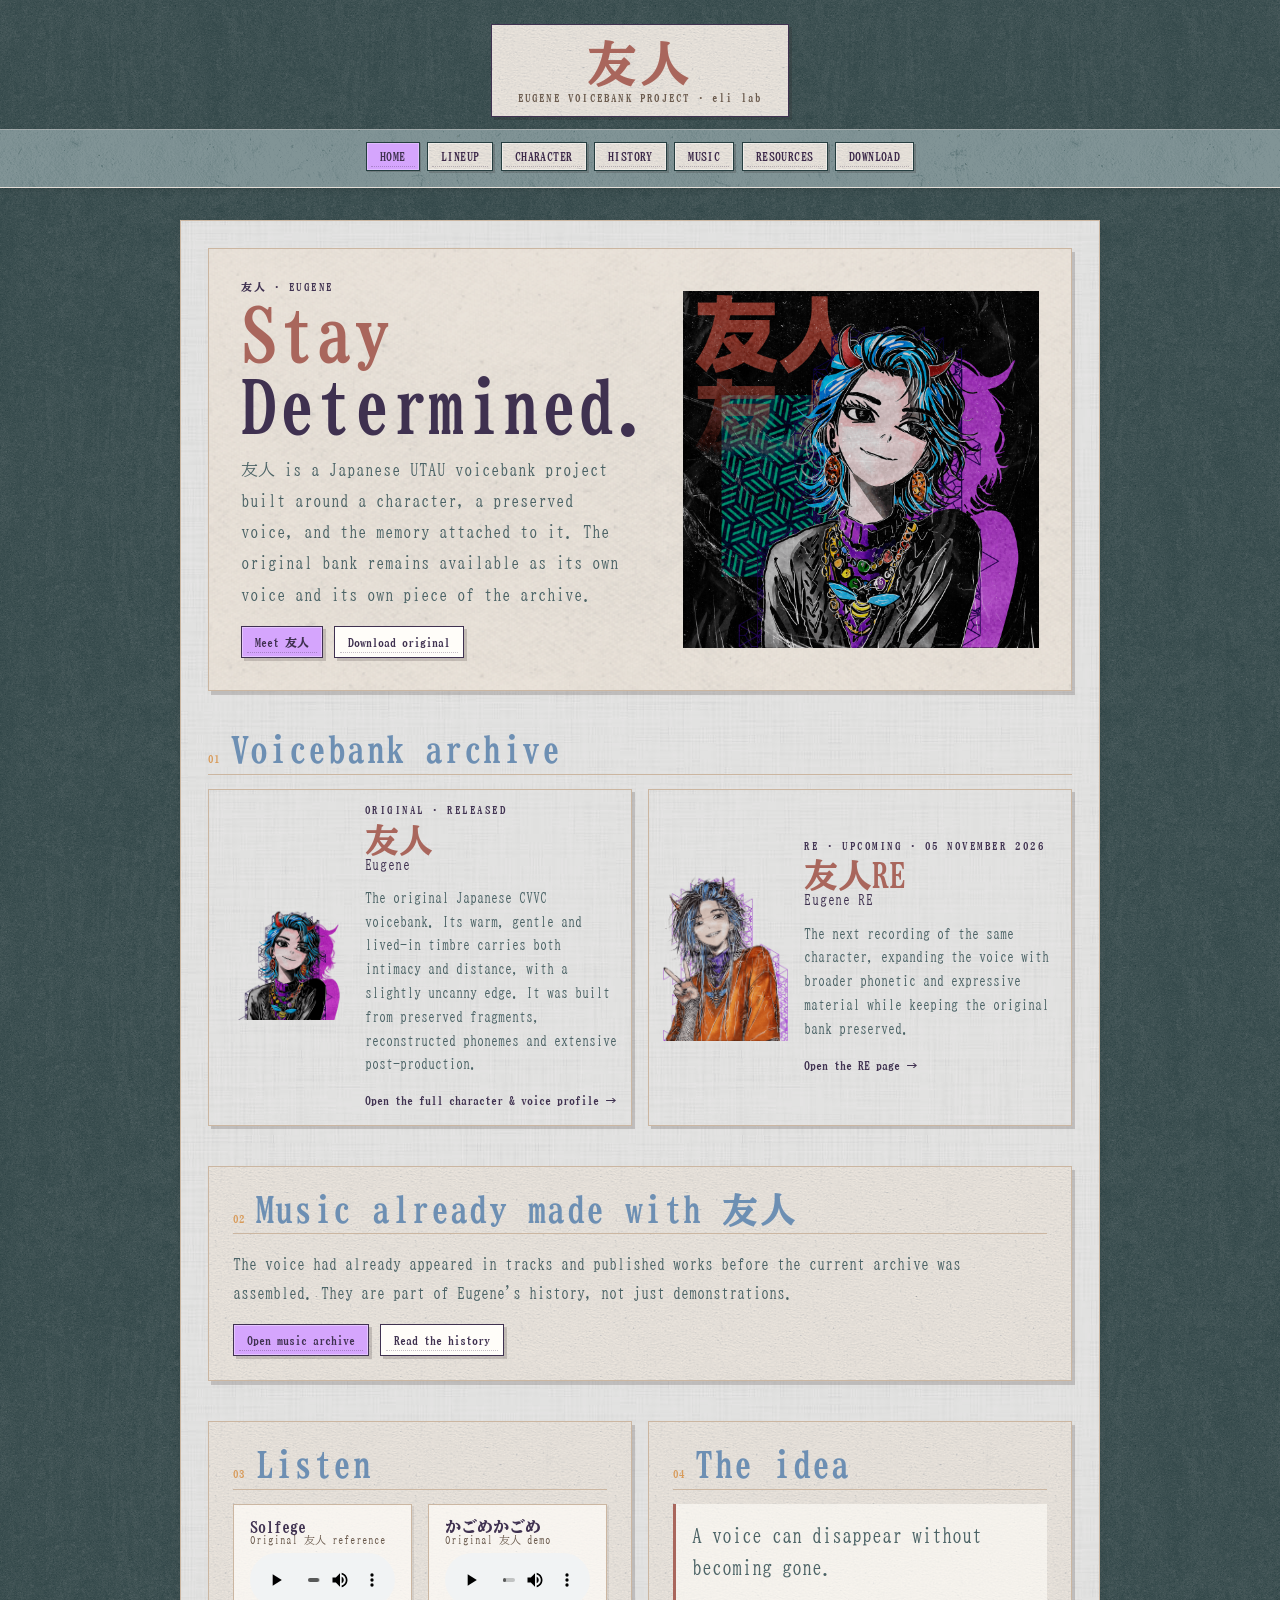
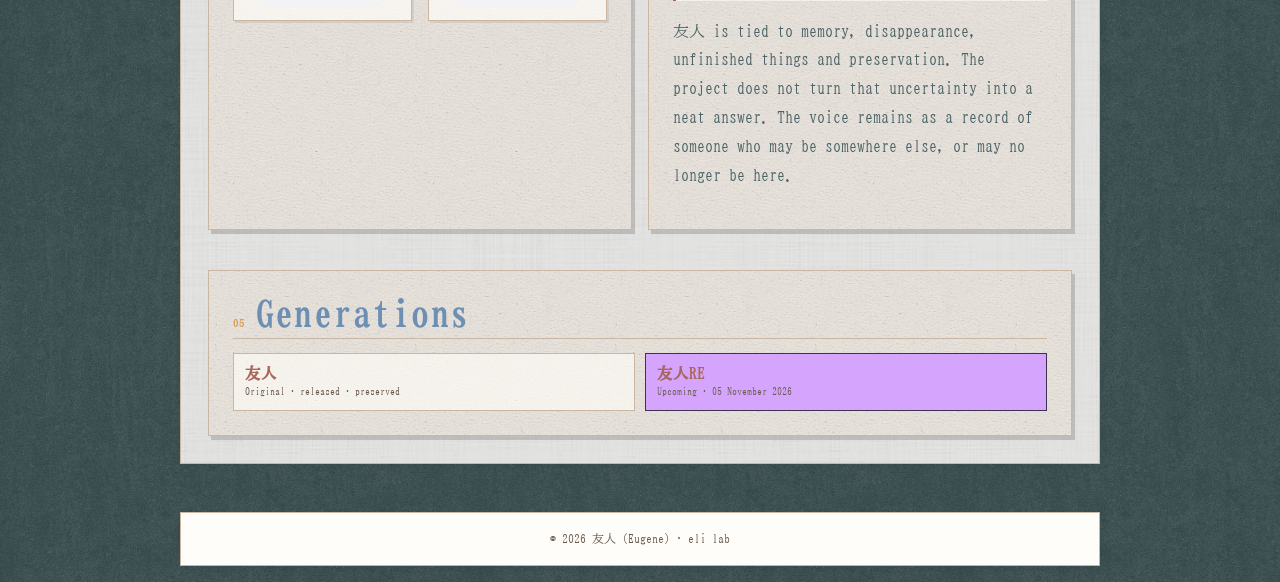
<file: index.html>
<!doctype html><html lang="en"><head><meta charset="utf-8"><meta name="viewport" content="width=device-width,initial-scale=1"><meta name="description" content="友人 (Eugene) UTAU voicebank project — character, voicebanks and archive."><title>友人 (Eugene) — Voicebank Project</title><link rel="stylesheet" href="style.css"><link rel="stylesheet" href="style-fixes.css"><link rel="preconnect" href="https://fonts.googleapis.com"><link rel="preconnect" href="https://fonts.gstatic.com" crossorigin><link href="https://fonts.googleapis.com/css2?family=BIZ+UDMincho&display=swap" rel="stylesheet"></head><body><header class="site-header"><div class="site-header-inner"><a class="site-title-link" href="index.html">友人 <span class="site-subtitle">EUGENE VOICEBANK PROJECT · eli_lab</span></a></div></header><nav aria-label="Main navigation"><a class="active" href="index.html">Home</a><a href="info.html">Lineup</a><a href="eugene.html">Character</a><a href="history.html">History</a><a href="music.html">Music</a><a href="resources.html">Resources</a><a href="download.html">Download</a></nav><main><section class="home-hero"><div class="home-hero-copy"><p class="eyebrow">友人 · EUGENE</p><h1>Stay <em>Determined.</em></h1><p class="lead">友人 is a Japanese UTAU voicebank project built around a character, a preserved voice, and the memory attached to it. The original bank remains available as its own voice and its own piece of the archive.</p><div class="button-row"><a class="button" href="eugene.html">Meet 友人</a><a class="button button-quiet" href="download.html">Download original</a></div></div><div class="home-hero-art"><img src="assets/character/友人/友人 Icon HiRes.png" alt="Official art of 友人"></div></section><section><div class="section-heading"><span>01</span><h2>Voicebank archive</h2></div><div class="voice-card-grid"><article class="voice-card"><div class="voice-card-art"><img src="assets/character/友人/友人 Icon.png" alt="友人"></div><div class="voice-card-body"><p class="eyebrow">ORIGINAL · RELEASED</p><h3>友人 <small>Eugene</small></h3><p>The original Japanese CVVC voicebank. Its warm, gentle and lived-in timbre carries both intimacy and distance, with a slightly uncanny edge. It was built from preserved fragments, reconstructed phonemes and extensive post-production.</p><a class="text-link" href="eugene.html">Open the full character & voice profile →</a></div></article><article class="voice-card"><div class="voice-card-art"><img src="assets/character/友人RE/友人RE Icon.png" alt="友人RE"></div><div class="voice-card-body"><p class="eyebrow">RE · UPCOMING · 05 NOVEMBER 2026</p><h3>友人RE <small>Eugene RE</small></h3><p>The next recording of the same character, expanding the voice with broader phonetic and expressive material while keeping the original bank preserved.</p><a class="text-link" href="eugene-re.html">Open the RE page →</a></div></article></div></section><section class="paper-section"><div class="section-heading"><span>02</span><h2>Music already made with 友人</h2></div><p>The voice had already appeared in tracks and published works before the current archive was assembled. They are part of Eugene's history, not just demonstrations.</p><div class="button-row"><a class="button" href="music.html">Open music archive</a><a class="button button-quiet" href="history.html">Read the history</a></div></section><section class="home-split"><div class="paper-section"><div class="section-heading"><span>03</span><h2>Listen</h2></div><div class="audio-grid"><div class="audio-card"><strong>Solfege</strong><span>Original 友人 reference</span><audio controls preload="metadata"><source src="solfege.wav" type="audio/wav"></audio></div><div class="audio-card"><strong>かごめかごめ</strong><span>Original 友人 demo</span><audio controls preload="metadata"><source src="sample.wav" type="audio/wav"></audio></div></div></div><div class="paper-section"><div class="section-heading"><span>04</span><h2>The idea</h2></div><blockquote class="large-quote">A voice can disappear without becoming gone.</blockquote><p>友人 is tied to memory, disappearance, unfinished things and preservation. The project does not turn that uncertainty into a neat answer. The voice remains as a record of someone who may be somewhere else, or may no longer be here.</p></div></section><section class="paper-section"><div class="section-heading"><span>05</span><h2>Generations</h2></div><div class="revision-timeline"><div class="revision"><b>友人</b><span>Original · released · preserved</span></div><div class="revision next"><b>友人RE</b><span>Upcoming · 05 November 2026</span></div></div></section></main><footer><div class="footer_container"><p>© 2026 友人 (Eugene) · eli_lab</p></div></footer></body></html>
</file>
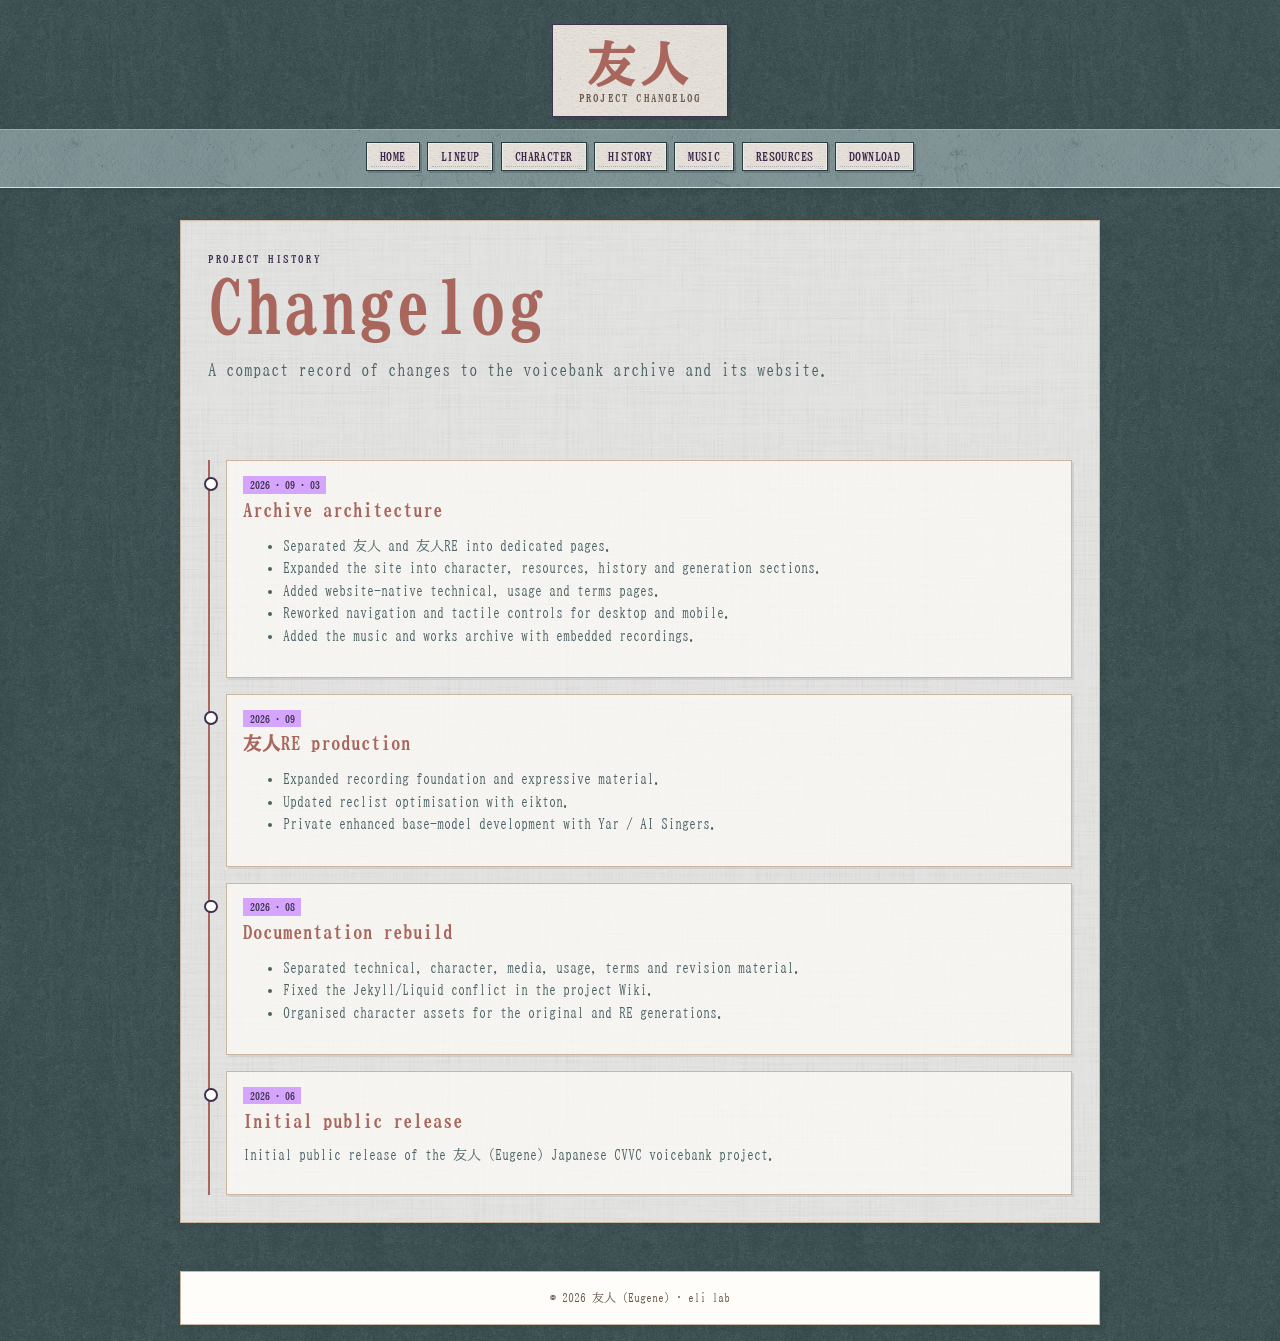
<file: changelog.html>
<!doctype html><html lang="en"><head><meta charset="utf-8"><meta name="viewport" content="width=device-width,initial-scale=1"><meta name="description" content="Changelog for the 友人 Eugene UTAU voicebank project and website."><title>Changelog — 友人 Eugene</title><link rel="stylesheet" href="style.css"><link rel="stylesheet" href="style-fixes.css"><link rel="preconnect" href="https://fonts.googleapis.com"><link rel="preconnect" href="https://fonts.gstatic.com" crossorigin><link href="https://fonts.googleapis.com/css2?family=BIZ+UDMincho&display=swap" rel="stylesheet"></head><body><header class="site-header"><div class="site-header-inner"><a class="site-title-link" href="index.html">友人 <span class="site-subtitle">PROJECT CHANGELOG</span></a></div></header><nav aria-label="Main navigation"><a href="index.html">Home</a><a href="info.html">Lineup</a><a href="eugene.html">Character</a><a href="history.html">History</a><a href="music.html">Music</a><a href="resources.html">Resources</a><a href="download.html">Download</a></nav><main><section class="page-intro"><p class="eyebrow">PROJECT HISTORY</p><h1>Changelog</h1><p class="lead">A compact record of changes to the voicebank archive and its website.</p></section><section><div class="timeline"><article class="timeline-item"><div class="timeline-date">2026 · 09 · 03</div><div class="timeline-content"><h3>Archive architecture</h3><ul><li>Separated 友人 and 友人RE into dedicated pages.</li><li>Expanded the site into character, resources, history and generation sections.</li><li>Added website-native technical, usage and terms pages.</li><li>Reworked navigation and tactile controls for desktop and mobile.</li><li>Added the music and works archive with embedded recordings.</li></ul></div></article><article class="timeline-item"><div class="timeline-date">2026 · 09</div><div class="timeline-content"><h3>友人RE production</h3><ul><li>Expanded recording foundation and expressive material.</li><li>Updated reclist optimisation with eikton.</li><li>Private enhanced base-model development with Yar / AI Singers.</li></ul></div></article><article class="timeline-item"><div class="timeline-date">2026 · 08</div><div class="timeline-content"><h3>Documentation rebuild</h3><ul><li>Separated technical, character, media, usage, terms and revision material.</li><li>Fixed the Jekyll/Liquid conflict in the project Wiki.</li><li>Organised character assets for the original and RE generations.</li></ul></div></article><article class="timeline-item"><div class="timeline-date">2026 · 06</div><div class="timeline-content"><h3>Initial public release</h3><p>Initial public release of the 友人 (Eugene) Japanese CVVC voicebank project.</p></div></article></div></section></main><footer><div class="footer_container"><p>© 2026 友人 (Eugene) · eli_lab</p></div></footer></body></html>
</file>
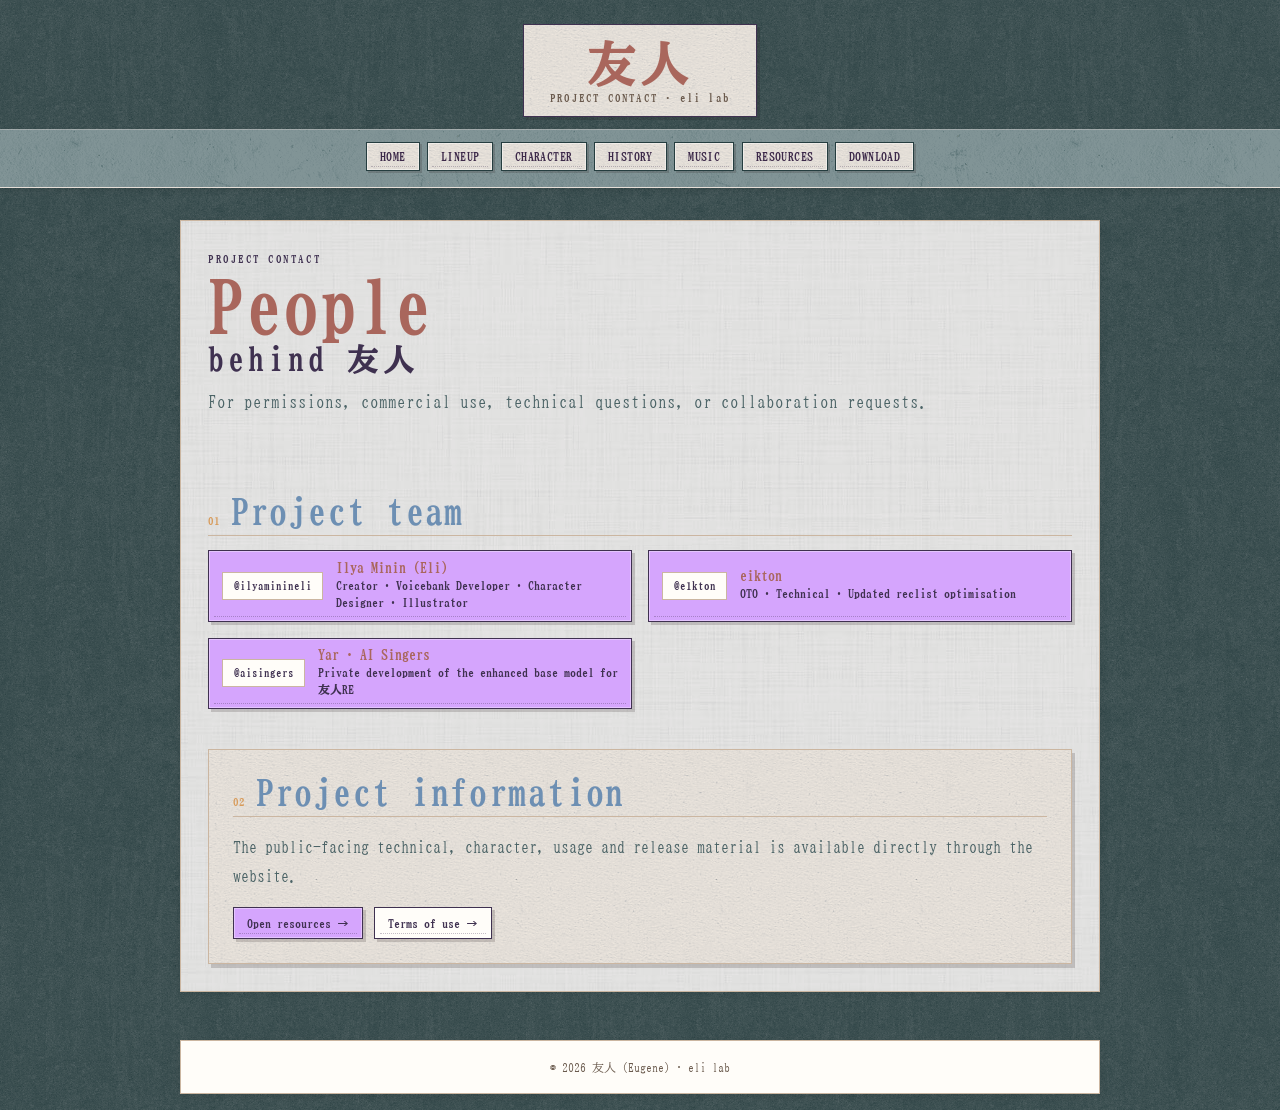
<file: contact.html>
<!DOCTYPE html><html lang="en"><head><meta charset="UTF-8" /><meta name="viewport" content="width=device-width, initial-scale=1.0" /><meta name="description" content="Contact the creator and technical collaborators for the 友人 Eugene UTAU project." /><title>Contact — 友人 Eugene</title><link rel="stylesheet" href="style.css" /><link rel="stylesheet" href="style-fixes.css" /><link rel="preconnect" href="https://fonts.googleapis.com" /><link rel="preconnect" href="https://fonts.gstatic.com" crossorigin /><link href="https://fonts.googleapis.com/css2?family=BIZ+UDMincho&display=swap" rel="stylesheet" /></head><body><header class="site-header"><div class="site-header-inner"><a href="index.html" class="site-title-link">友人 <span class="site-subtitle">PROJECT CONTACT · eli_lab</span></a></div></header><nav aria-label="Main navigation"><a href="index.html">Home</a><a href="info.html">Lineup</a><a href="eugene.html">Character</a><a href="history.html">History</a><a href="music.html">Music</a><a href="resources.html">Resources</a><a href="download.html">Download</a></nav><main><section class="page-intro"><p class="eyebrow">PROJECT CONTACT</p><h1>People<span>behind 友人</span></h1><p class="lead">For permissions, commercial use, technical questions, or collaboration requests.</p></section><section><div class="section-heading"><span>01</span><h2>Project team</h2></div><div class="contact-grid"><a href="https://t.me/ilyaminineli" target="_blank" rel="noopener noreferrer" class="contact-card"><div class="contact-avatar">@ilyaminineli</div><div class="contact-info"><h3>Ilya Minin (Eli)</h3><p>Creator · Voicebank Developer · Character Designer · Illustrator</p></div></a><a href="https://t.me/e1kton" target="_blank" rel="noopener noreferrer" class="contact-card"><div class="contact-avatar">@e1kton</div><div class="contact-info"><h3>eikton</h3><p>OTO · Technical · Updated reclist optimisation</p></div></a><a href="https://t.me/aisingers" target="_blank" rel="noopener noreferrer" class="contact-card"><div class="contact-avatar">@aisingers</div><div class="contact-info"><h3>Yar · AI Singers</h3><p>Private development of the enhanced base model for 友人RE</p></div></a></div></section><section class="paper-section"><div class="section-heading"><span>02</span><h2>Project information</h2></div><p>The public-facing technical, character, usage and release material is available directly through the website.</p><div class="button-row"><a class="button" href="resources.html">Open resources →</a><a class="button button-quiet" href="terms.html">Terms of use →</a></div></section></main><footer><div class="footer_container"><p>© 2026 友人 (Eugene) · eli_lab</p></div></footer></body></html>
</file>
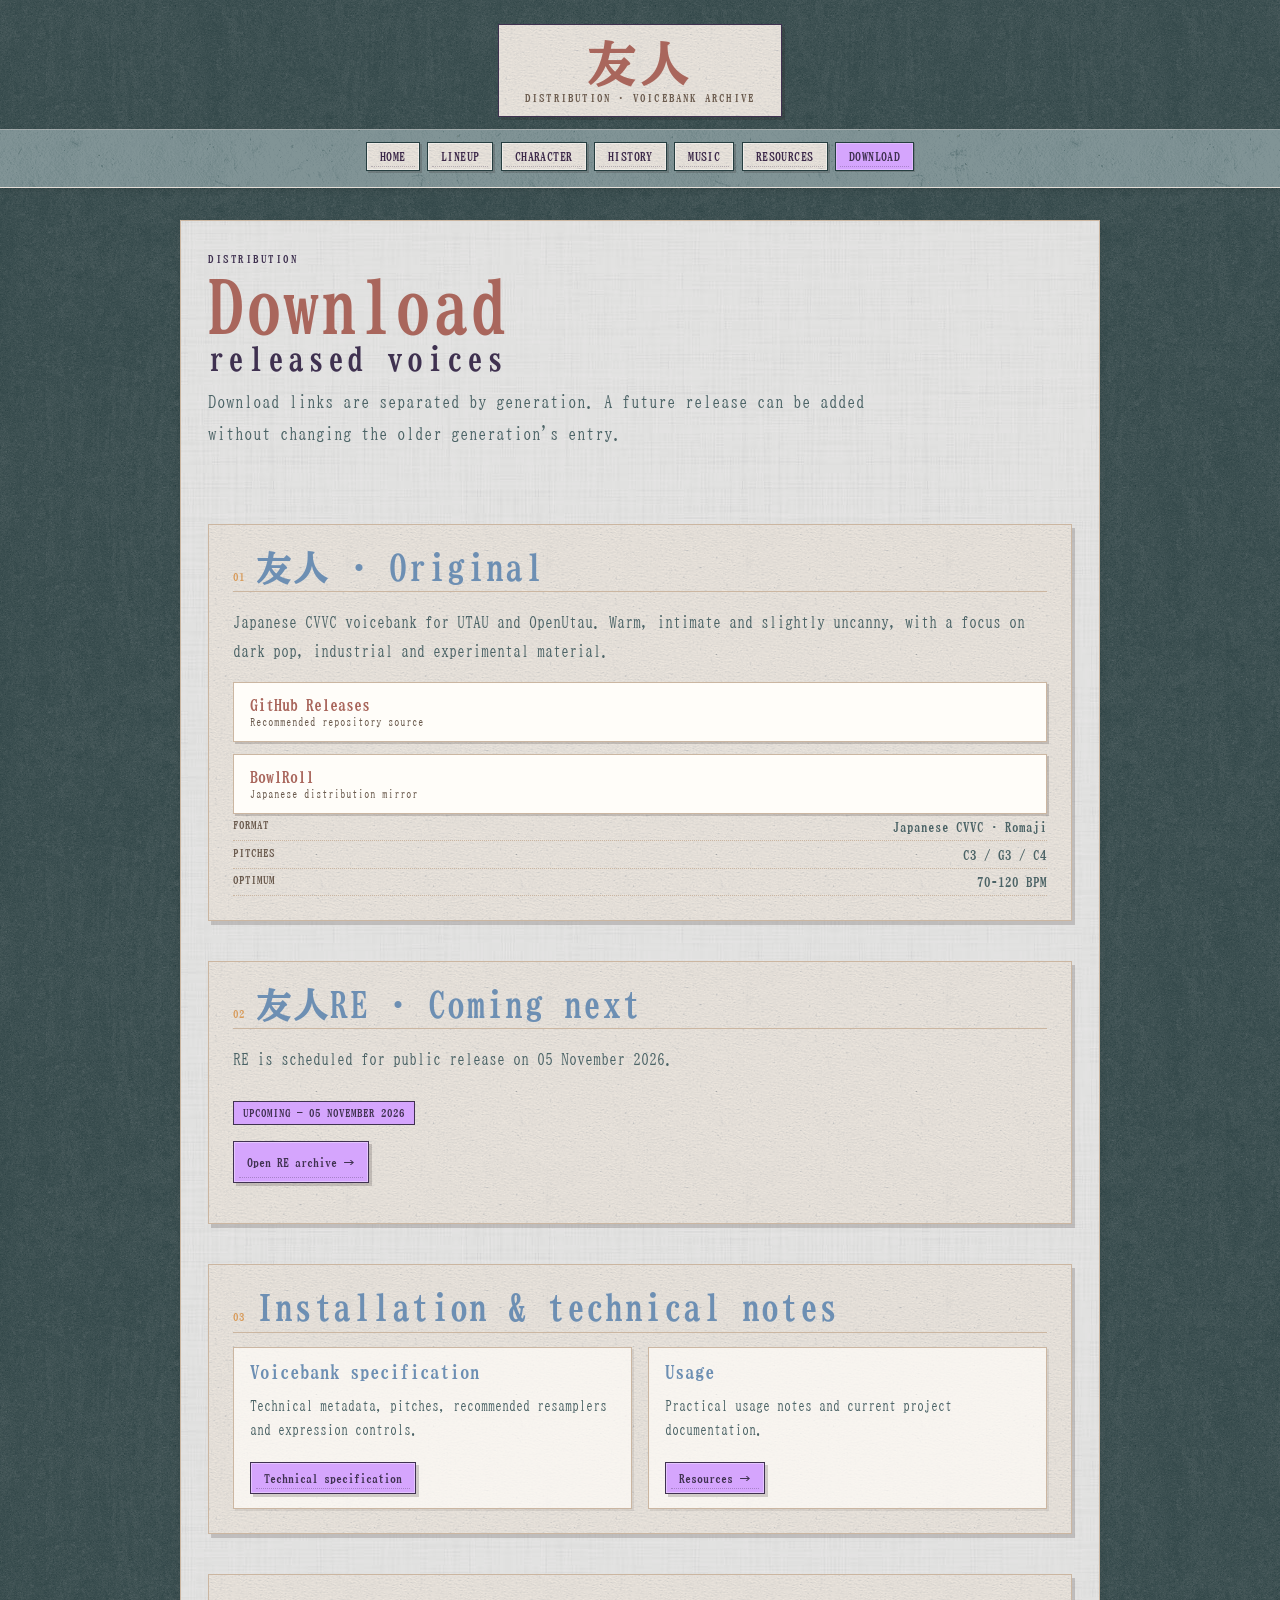
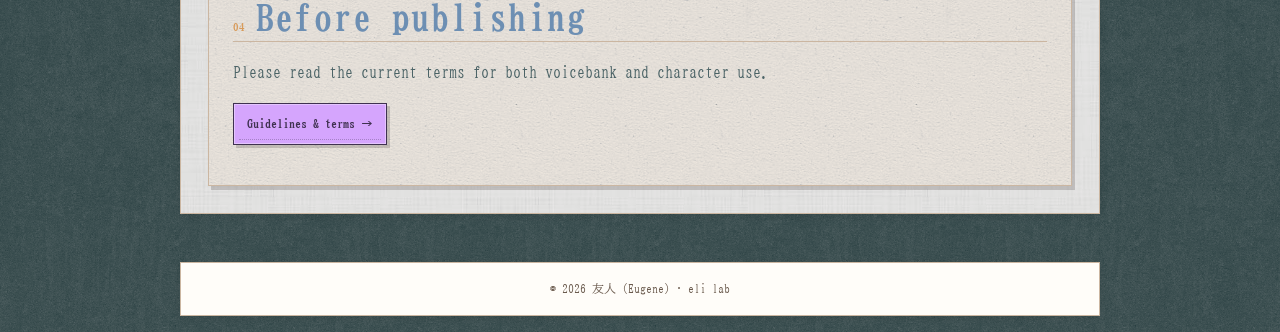
<file: download.html>
<!doctype html><html lang="en"><head><meta charset="utf-8"><meta name="viewport" content="width=device-width,initial-scale=1"><title>Download — 友人 Eugene</title><link rel="stylesheet" href="style.css"><link rel="stylesheet" href="style-fixes.css"><link rel="preconnect" href="https://fonts.googleapis.com"><link rel="preconnect" href="https://fonts.gstatic.com" crossorigin><link href="https://fonts.googleapis.com/css2?family=BIZ+UDMincho&display=swap" rel="stylesheet"></head><body><header class="site-header"><div class="site-header-inner"><a href="index.html" class="site-title-link">友人 <span class="site-subtitle">DISTRIBUTION · VOICEBANK ARCHIVE</span></a></div></header><nav aria-label="Main navigation"><a href="index.html">Home</a><a href="info.html">Lineup</a><a href="eugene.html">Character</a><a href="history.html">History</a><a href="music.html">Music</a><a href="resources.html">Resources</a><a class="active" href="download.html">Download</a></nav><main><section class="page-intro"><p class="eyebrow">DISTRIBUTION</p><h1>Download<span>released voices</span></h1><p class="lead">Download links are separated by generation. A future release can be added without changing the older generation's entry.</p></section><section id="original" class="paper-section"><div class="section-heading"><span>01</span><h2>友人 · Original</h2></div><p>Japanese CVVC voicebank for UTAU and OpenUtau. Warm, intimate and slightly uncanny, with a focus on dark pop, industrial and experimental material.</p><div class="download-list"><a href="https://github.com/ilyaminineli/eugene-utau/releases" class="download-link" target="_blank" rel="noopener noreferrer"><span class="download-label">GitHub Releases</span><span class="download-meta">Recommended repository source</span></a><a href="https://bowlroll.net/file/354839" class="download-link" target="_blank" rel="noopener noreferrer"><span class="download-label">BowlRoll</span><span class="download-meta">Japanese distribution mirror</span></a></div><div class="mini-spec"><div><span>Format</span><strong>Japanese CVVC · Romaji</strong></div><div><span>Pitches</span><strong>C3 / G3 / C4</strong></div><div><span>Optimum</span><strong>70–120 BPM</strong></div></div></section><section class="paper-section"><div class="section-heading"><span>02</span><h2>友人RE · Coming next</h2></div><p>RE is scheduled for public release on 05 November 2026.</p><div class="status-badge">UPCOMING — 05 NOVEMBER 2026</div><p><a class="button" href="eugene-re.html">Open RE archive →</a></p></section><section class="paper-section"><div class="section-heading"><span>03</span><h2>Installation & technical notes</h2></div><div class="resource-grid"><div class="resource-card"><h3>Voicebank specification</h3><p>Technical metadata, pitches, recommended resamplers and expression controls.</p><a class="button" href="technical.html">Technical specification</a></div><div class="resource-card"><h3>Usage</h3><p>Practical usage notes and current project documentation.</p><a class="button" href="resources.html">Resources →</a></div></div></section><section class="paper-section"><div class="section-heading"><span>04</span><h2>Before publishing</h2></div><p>Please read the current terms for both voicebank and character use.</p><p><a class="button" href="guidelines.html">Guidelines & terms →</a></p></section></main><footer><div class="footer_container"><p>© 2026 友人 (Eugene) · eli_lab</p></div></footer></body></html>
</file>
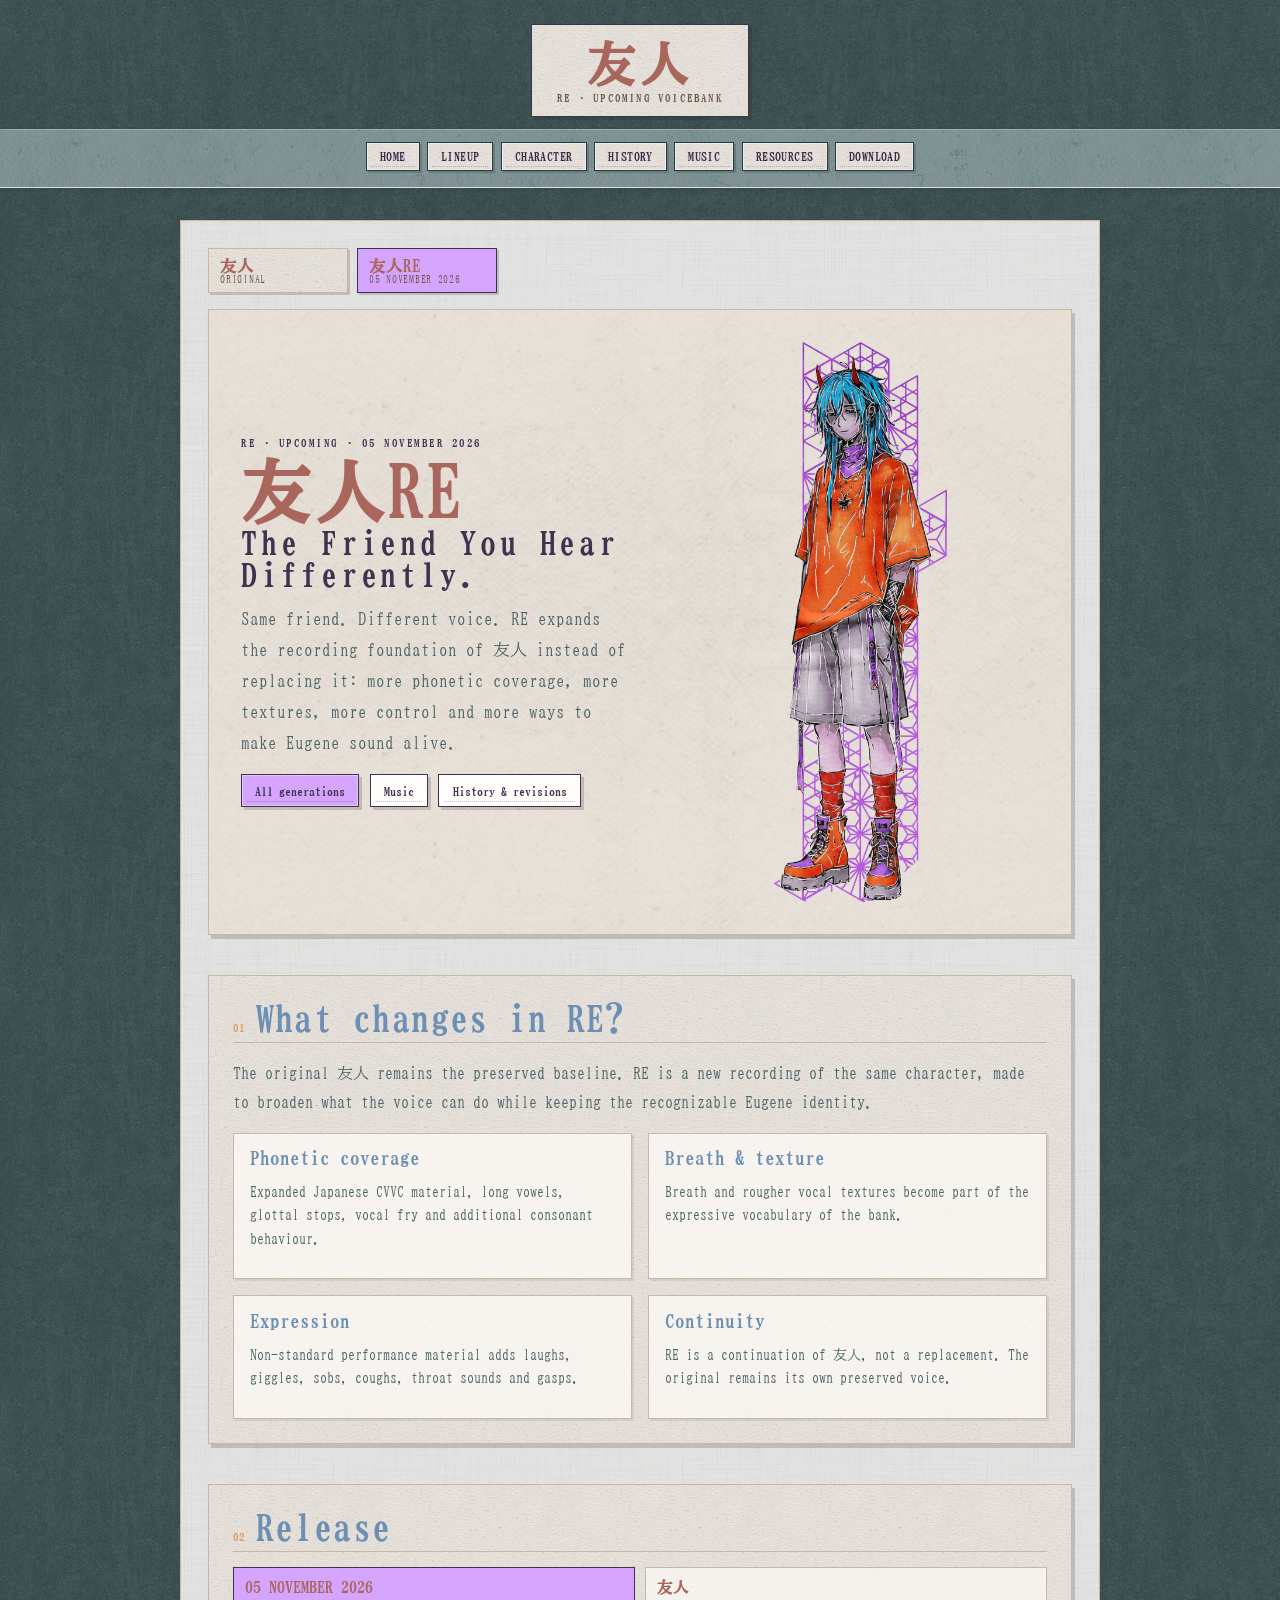
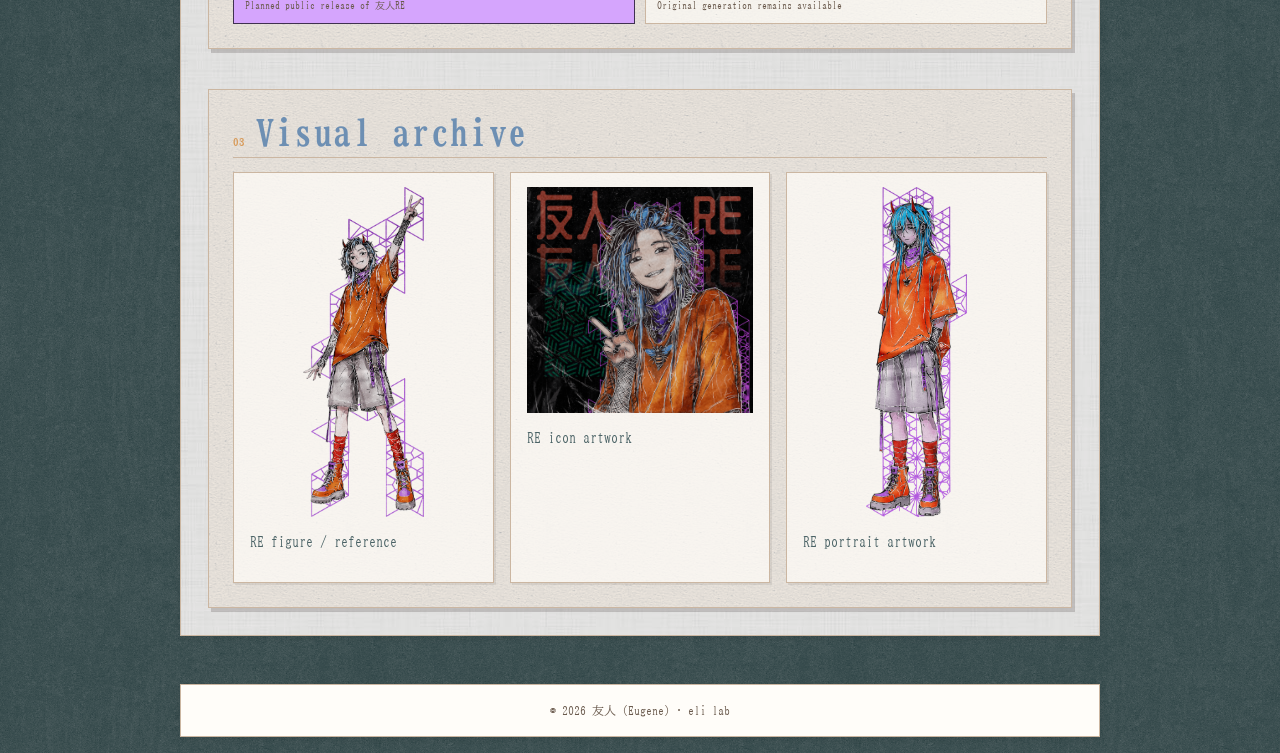
<file: eugene-re.html>
<!doctype html><html lang="en"><head><meta charset="utf-8"><meta name="viewport" content="width=device-width,initial-scale=1"><meta name="description" content="友人RE — upcoming Eugene UTAU voicebank generation."><title>友人RE — Eugene RE</title><link rel="stylesheet" href="style.css"><link rel="stylesheet" href="style-fixes.css"><link rel="preconnect" href="https://fonts.googleapis.com"><link rel="preconnect" href="https://fonts.gstatic.com" crossorigin><link href="https://fonts.googleapis.com/css2?family=BIZ+UDMincho&display=swap" rel="stylesheet"></head><body><header class="site-header"><div class="site-header-inner"><a class="site-title-link" href="index.html">友人 <span class="site-subtitle">RE · UPCOMING VOICEBANK</span></a></div></header><nav aria-label="Main navigation"><a href="index.html">Home</a><a href="info.html">Lineup</a><a href="eugene.html">Character</a><a href="history.html">History</a><a href="music.html">Music</a><a href="resources.html">Resources</a><a href="download.html">Download</a></nav><main><div class="family-switcher"><a class="family-tab" href="eugene.html"><strong>友人</strong><span>Original</span></a><a class="family-tab active" href="eugene-re.html"><strong>友人RE</strong><span>05 November 2026</span></a></div><section class="voice-hero"><div class="voice-hero-copy"><p class="eyebrow">RE · UPCOMING · 05 NOVEMBER 2026</p><h1>友人RE <span>The Friend You Hear Differently.</span></h1><p class="lead">Same friend. Different voice. RE expands the recording foundation of 友人 instead of replacing it: more phonetic coverage, more textures, more control and more ways to make Eugene sound alive.</p><div class="button-row"><a class="button" href="info.html">All generations</a><a class="button button-quiet" href="music.html">Music</a><a class="button button-quiet" href="history.html">History & revisions</a></div></div><div class="voice-hero-art"><img src="assets/character/友人RE/友人RE Portrait.png" alt="Portrait of 友人RE"></div></section><section class="paper-section"><div class="section-heading"><span>01</span><h2>What changes in RE?</h2></div><p>The original 友人 remains the preserved baseline. RE is a new recording of the same character, made to broaden what the voice can do while keeping the recognizable Eugene identity.</p><div class="feature-grid"><div class="feature-card"><h3>Phonetic coverage</h3><p>Expanded Japanese CVVC material, long vowels, glottal stops, vocal fry and additional consonant behaviour.</p></div><div class="feature-card"><h3>Breath & texture</h3><p>Breath and rougher vocal textures become part of the expressive vocabulary of the bank.</p></div><div class="feature-card"><h3>Expression</h3><p>Non-standard performance material adds laughs, giggles, sobs, coughs, throat sounds and gasps.</p></div><div class="feature-card"><h3>Continuity</h3><p>RE is a continuation of 友人, not a replacement. The original remains its own preserved voice.</p></div></div></section><section class="paper-section"><div class="section-heading"><span>02</span><h2>Release</h2></div><div class="revision-timeline"><div class="revision next"><b>05 NOVEMBER 2026</b><span>Planned public release of 友人RE</span></div><div class="revision"><b>友人</b><span>Original generation remains available</span></div></div></section><section class="paper-section"><div class="section-heading"><span>03</span><h2>Visual archive</h2></div><div class="gallery-grid"><div class="gallery-card"><img src="assets/character/友人RE/友人RE Figure.png" alt="友人RE full figure"><p>RE figure / reference</p></div><div class="gallery-card"><img src="assets/character/友人RE/友人RE Icon HiRes.png" alt="友人RE icon"><p>RE icon artwork</p></div><div class="gallery-card"><img src="assets/character/友人RE/友人RE Portrait.png" alt="友人RE portrait"><p>RE portrait artwork</p></div></div></section></main><footer><div class="footer_container"><p>© 2026 友人 (Eugene) · eli_lab</p></div></footer></body></html>
</file>
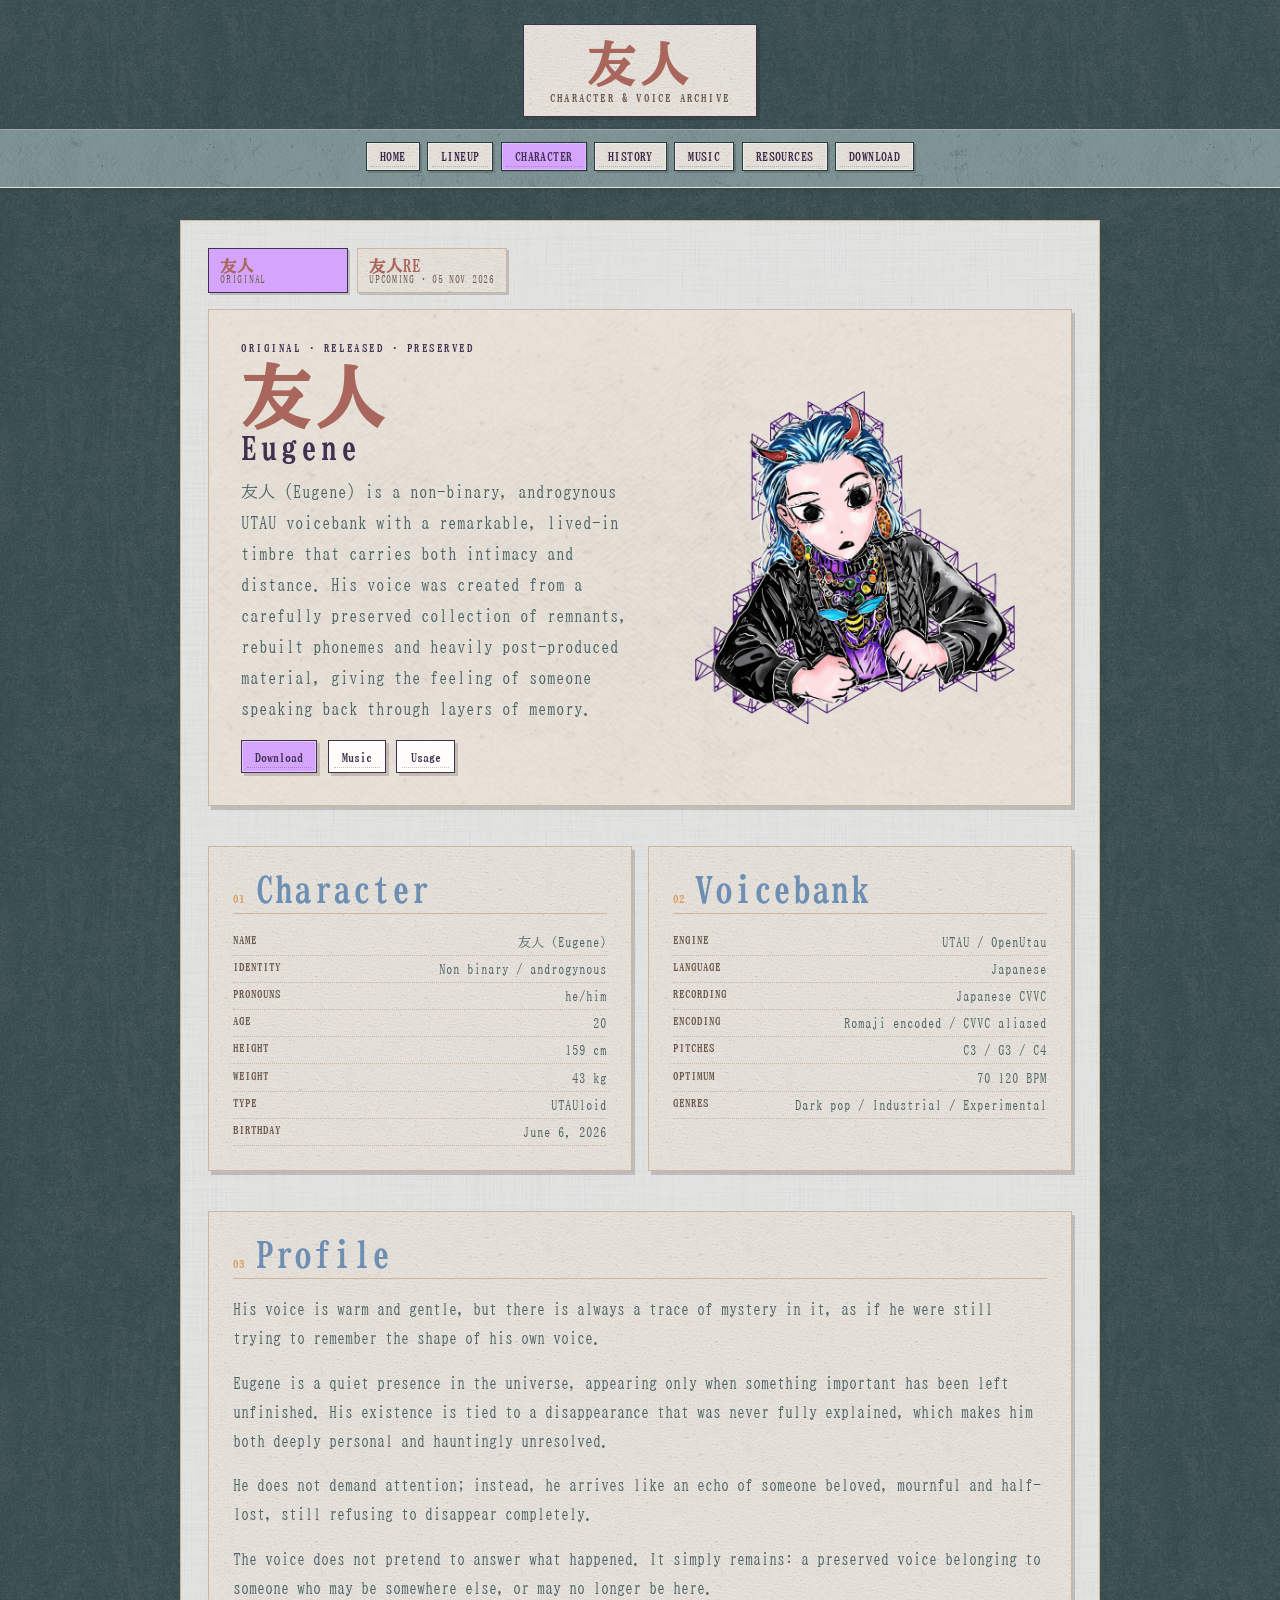
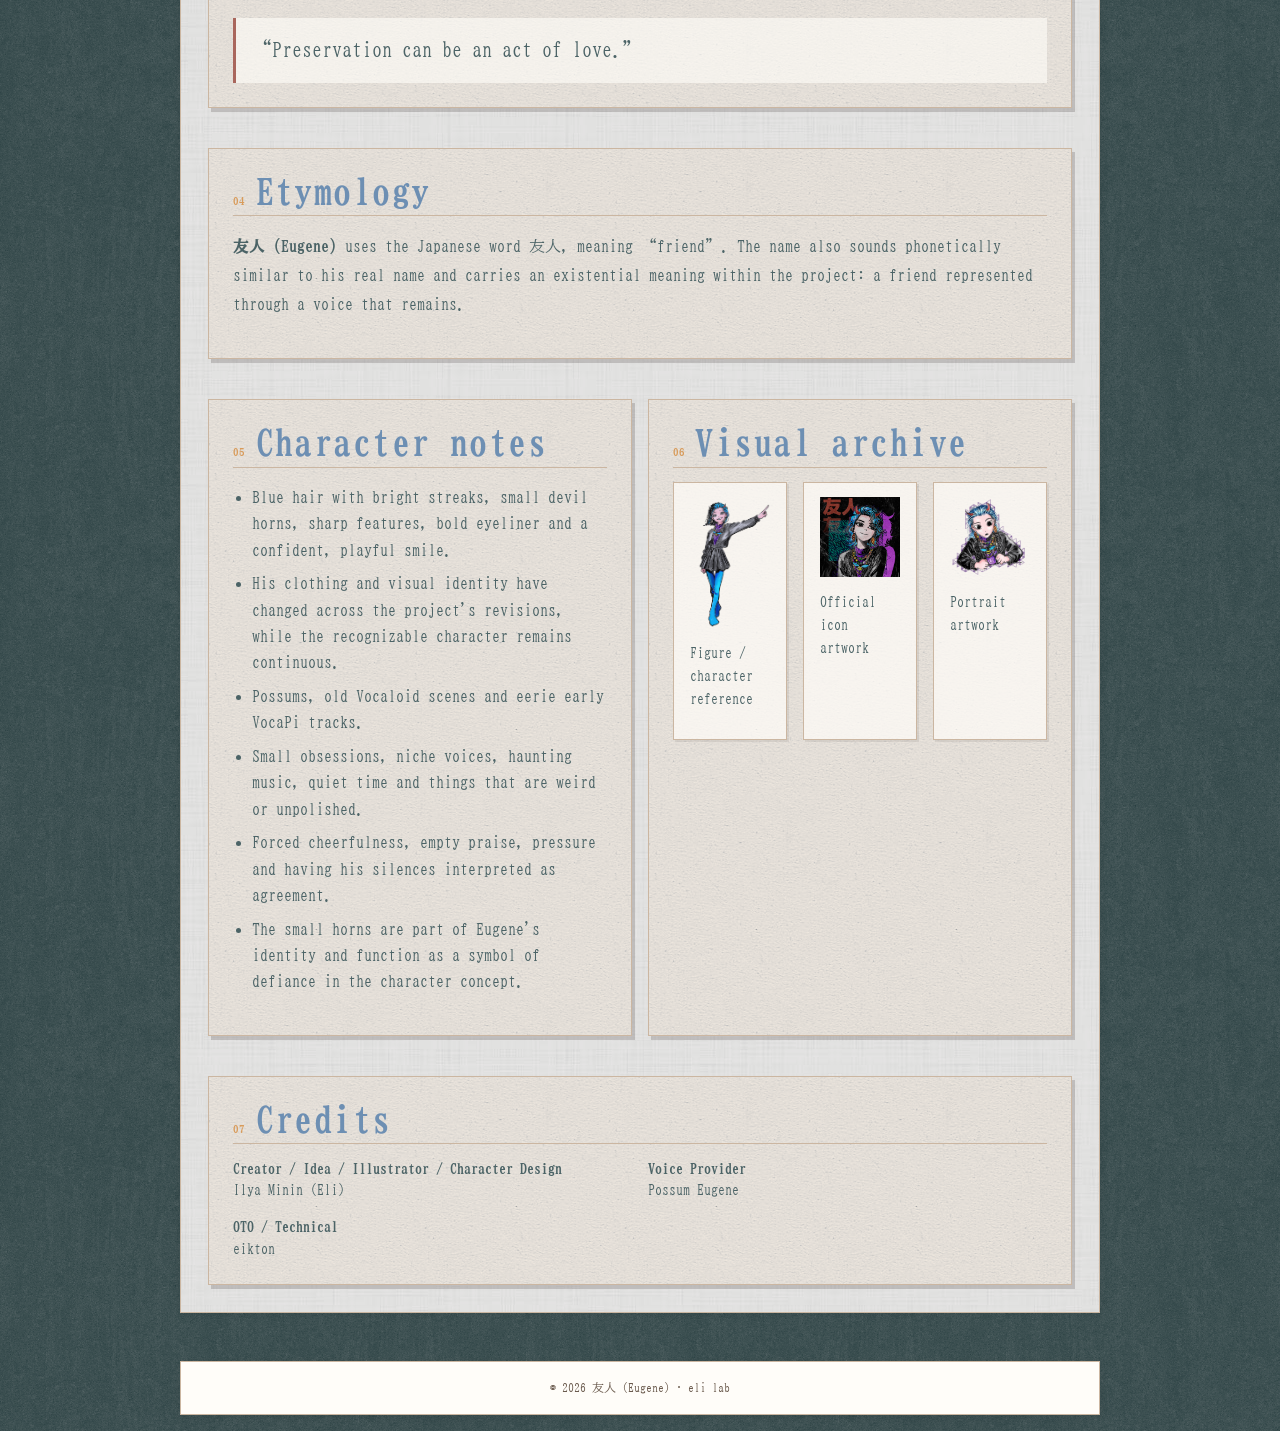
<file: eugene.html>
<!doctype html><html lang="en"><head><meta charset="utf-8"><meta name="viewport" content="width=device-width,initial-scale=1"><meta name="description" content="友人 (Eugene) original UTAU character and voicebank profile."><title>友人 — Eugene | Character & Voice</title><link rel="stylesheet" href="style.css"><link rel="stylesheet" href="style-fixes.css"><link rel="preconnect" href="https://fonts.googleapis.com"><link rel="preconnect" href="https://fonts.gstatic.com" crossorigin><link href="https://fonts.googleapis.com/css2?family=BIZ+UDMincho&display=swap" rel="stylesheet"></head><body><header class="site-header"><div class="site-header-inner"><a class="site-title-link" href="index.html">友人 <span class="site-subtitle">CHARACTER & VOICE ARCHIVE</span></a></div></header><nav aria-label="Main navigation"><a href="index.html">Home</a><a href="info.html">Lineup</a><a class="active" href="eugene.html">Character</a><a href="history.html">History</a><a href="music.html">Music</a><a href="resources.html">Resources</a><a href="download.html">Download</a></nav><main><div class="family-switcher"><a class="family-tab active" href="eugene.html"><strong>友人</strong><span>Original</span></a><a class="family-tab" href="eugene-re.html"><strong>友人RE</strong><span>Upcoming · 05 Nov 2026</span></a></div><section class="voice-hero"><div class="voice-hero-copy"><p class="eyebrow">ORIGINAL · RELEASED · PRESERVED</p><h1>友人 <span>Eugene</span></h1><p class="lead">友人 (Eugene) is a non-binary, androgynous UTAU voicebank with a remarkable, lived-in timbre that carries both intimacy and distance. His voice was created from a carefully preserved collection of remnants, rebuilt phonemes and heavily post-produced material, giving the feeling of someone speaking back through layers of memory.</p><div class="button-row"><a class="button" href="download.html#original">Download</a><a class="button button-quiet" href="music.html">Music</a><a class="button button-quiet" href="resources.html">Usage</a></div></div><div class="voice-hero-art"><img src="assets/character/友人/友人 Portrait.PNG" alt="Portrait of 友人"></div></section><section class="profile-grid"><div class="paper-section"><div class="section-heading"><span>01</span><h2>Character</h2></div><dl class="profile-list"><div><dt>Name</dt><dd>友人 (Eugene)</dd></div><div><dt>Identity</dt><dd>Non-binary / androgynous</dd></div><div><dt>Pronouns</dt><dd>he/him</dd></div><div><dt>Age</dt><dd>20</dd></div><div><dt>Height</dt><dd>159 cm</dd></div><div><dt>Weight</dt><dd>43 kg</dd></div><div><dt>Type</dt><dd>UTAUloid</dd></div><div><dt>Birthday</dt><dd>June 6, 2026</dd></div></dl></div><div class="paper-section"><div class="section-heading"><span>02</span><h2>Voicebank</h2></div><dl class="profile-list"><div><dt>Engine</dt><dd>UTAU / OpenUtau</dd></div><div><dt>Language</dt><dd>Japanese</dd></div><div><dt>Recording</dt><dd>Japanese CVVC</dd></div><div><dt>Encoding</dt><dd>Romaji-encoded / CVVC aliased</dd></div><div><dt>Pitches</dt><dd>C3 / G3 / C4</dd></div><div><dt>Optimum</dt><dd>70–120 BPM</dd></div><div><dt>Genres</dt><dd>Dark pop / Industrial / Experimental</dd></div></dl></div></section><section class="paper-section"><div class="section-heading"><span>03</span><h2>Profile</h2></div><p>His voice is warm and gentle, but there is always a trace of mystery in it, as if he were still trying to remember the shape of his own voice.</p><p>Eugene is a quiet presence in the universe, appearing only when something important has been left unfinished. His existence is tied to a disappearance that was never fully explained, which makes him both deeply personal and hauntingly unresolved.</p><p>He does not demand attention; instead, he arrives like an echo of someone beloved, mournful and half-lost, still refusing to disappear completely.</p><p>The voice does not pretend to answer what happened. It simply remains: a preserved voice belonging to someone who may be somewhere else, or may no longer be here.</p><blockquote class="large-quote">“Preservation can be an act of love.”</blockquote></section><section class="paper-section"><div class="section-heading"><span>04</span><h2>Etymology</h2></div><p><strong>友人 (Eugene)</strong> uses the Japanese word 友人, meaning “friend”. The name also sounds phonetically similar to his real name and carries an existential meaning within the project: a friend represented through a voice that remains.</p></section><section class="two-column"><div class="paper-section"><div class="section-heading"><span>05</span><h2>Character notes</h2></div><ul class="hand-list"><li>Blue hair with bright streaks, small devil horns, sharp features, bold eyeliner and a confident, playful smile.</li><li>His clothing and visual identity have changed across the project's revisions, while the recognizable character remains continuous.</li><li>Possums, old Vocaloid scenes and eerie early VocaPi tracks.</li><li>Small obsessions, niche voices, haunting music, quiet time and things that are weird or unpolished.</li><li>Forced cheerfulness, empty praise, pressure and having his silences interpreted as agreement.</li><li>The small horns are part of Eugene's identity and function as a symbol of defiance in the character concept.</li></ul></div><div class="paper-section"><div class="section-heading"><span>06</span><h2>Visual archive</h2></div><div class="gallery-grid"><div class="gallery-card"><img src="assets/character/友人/友人 Figure.PNG" alt="友人 full figure"><p>Figure / character reference</p></div><div class="gallery-card"><img src="assets/character/友人/友人 Icon HiRes.png" alt="友人 icon"><p>Official icon artwork</p></div><div class="gallery-card"><img src="assets/character/友人/友人 Portrait.PNG" alt="友人 portrait"><p>Portrait artwork</p></div></div></div></section><section class="paper-section"><div class="section-heading"><span>07</span><h2>Credits</h2></div><div class="credits-grid"><p><strong>Creator / Idea / Illustrator / Character Design</strong><br>Ilya Minin (Eli)</p><p><strong>Voice Provider</strong><br>Possum Eugene</p><p><strong>OTO / Technical</strong><br>eikton</p></div></section></main><footer><div class="footer_container"><p>© 2026 友人 (Eugene) · eli_lab</p></div></footer></body></html>
</file>
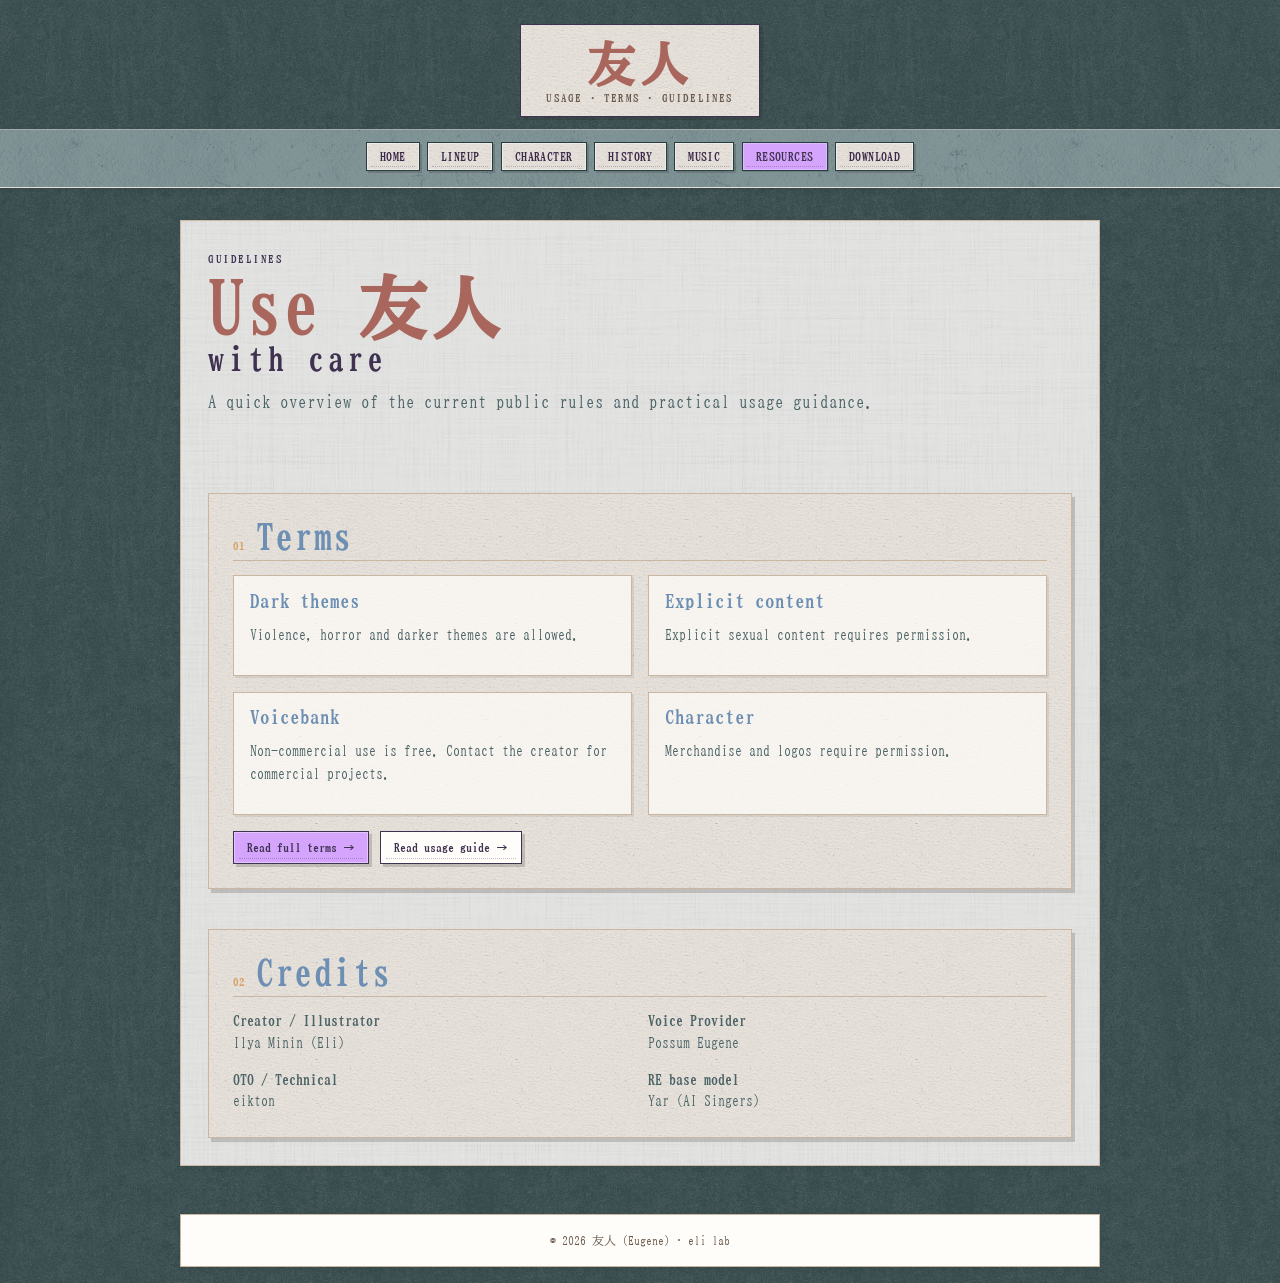
<file: guidelines.html>
<!doctype html><html lang="en"><head><meta charset="utf-8"><meta name="viewport" content="width=device-width,initial-scale=1"><title>友人 — Guidelines</title><link rel="stylesheet" href="style.css"><link rel="stylesheet" href="style-fixes.css"><link rel="preconnect" href="https://fonts.googleapis.com"><link rel="preconnect" href="https://fonts.gstatic.com" crossorigin><link href="https://fonts.googleapis.com/css2?family=BIZ+UDMincho&display=swap" rel="stylesheet"></head><body><header class="site-header"><div class="site-header-inner"><a class="site-title-link" href="index.html">友人 <span class="site-subtitle">USAGE · TERMS · GUIDELINES</span></a></div></header><nav aria-label="Main navigation"><a href="index.html">Home</a><a href="info.html">Lineup</a><a href="eugene.html">Character</a><a href="history.html">History</a><a href="music.html">Music</a><a class="active" href="resources.html">Resources</a><a href="download.html">Download</a></nav><main><section class="page-intro"><p class="eyebrow">GUIDELINES</p><h1>Use 友人<span>with care</span></h1><p class="lead">A quick overview of the current public rules and practical usage guidance.</p></section><section class="paper-section"><div class="section-heading"><span>01</span><h2>Terms</h2></div><div class="feature-grid"><div class="feature-card"><h3>Dark themes</h3><p>Violence, horror and darker themes are allowed.</p></div><div class="feature-card"><h3>Explicit content</h3><p>Explicit sexual content requires permission.</p></div><div class="feature-card"><h3>Voicebank</h3><p>Non-commercial use is free. Contact the creator for commercial projects.</p></div><div class="feature-card"><h3>Character</h3><p>Merchandise and logos require permission.</p></div></div><div class="button-row"><a class="button" href="terms.html">Read full terms →</a><a class="button button-quiet" href="usage.html">Read usage guide →</a></div></section><section class="paper-section"><div class="section-heading"><span>02</span><h2>Credits</h2></div><div class="credits-grid"><p><strong>Creator / Illustrator</strong><br>Ilya Minin (Eli)</p><p><strong>Voice Provider</strong><br>Possum Eugene</p><p><strong>OTO / Technical</strong><br>eikton</p><p><strong>RE base model</strong><br>Yar (AI Singers)</p></div></section></main><footer><div class="footer_container"><p>© 2026 友人 (Eugene) · eli_lab</p></div></footer></body></html>
</file>
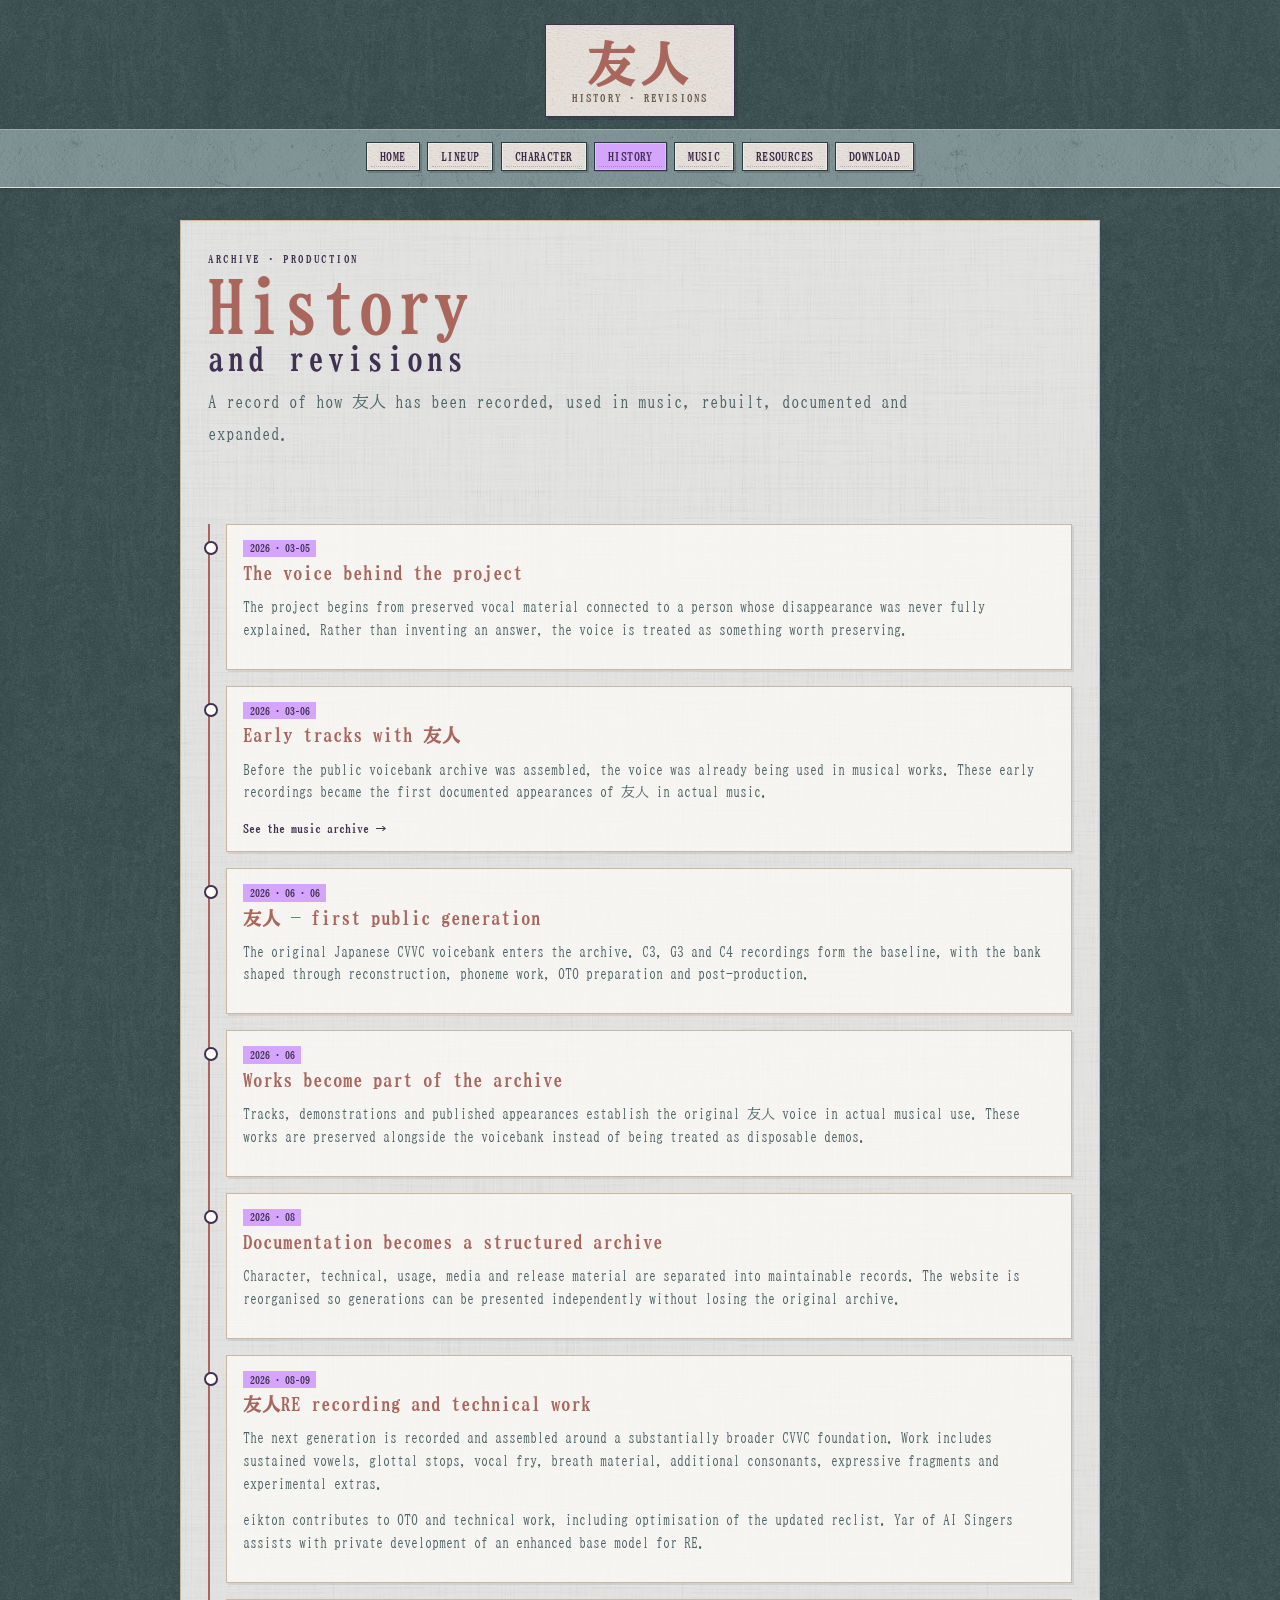
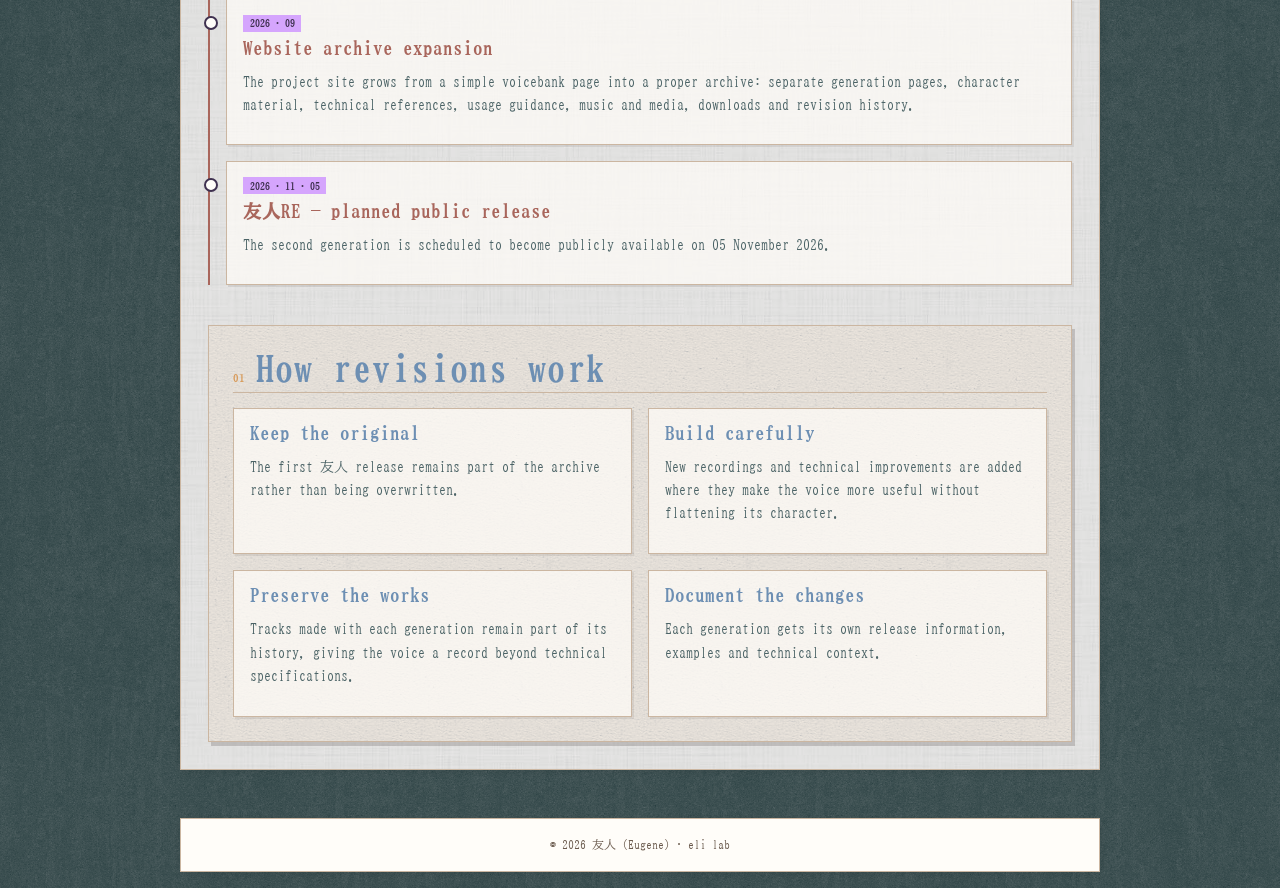
<file: history.html>
<!doctype html><html lang="en"><head><meta charset="utf-8"><meta name="viewport" content="width=device-width,initial-scale=1"><meta name="description" content="友人 voicebank history and revisions."><title>友人 — History & Revisions</title><link rel="stylesheet" href="style.css"><link rel="stylesheet" href="style-fixes.css"><link rel="preconnect" href="https://fonts.googleapis.com"><link rel="preconnect" href="https://fonts.gstatic.com" crossorigin><link href="https://fonts.googleapis.com/css2?family=BIZ+UDMincho&display=swap" rel="stylesheet"></head><body><header class="site-header"><div class="site-header-inner"><a class="site-title-link" href="index.html">友人 <span class="site-subtitle">HISTORY · REVISIONS</span></a></div></header><nav aria-label="Main navigation"><a href="index.html">Home</a><a href="info.html">Lineup</a><a href="eugene.html">Character</a><a class="active" href="history.html">History</a><a href="music.html">Music</a><a href="resources.html">Resources</a><a href="download.html">Download</a></nav><main><section class="page-intro"><p class="eyebrow">ARCHIVE · PRODUCTION</p><h1>History<span>and revisions</span></h1><p class="lead">A record of how 友人 has been recorded, used in music, rebuilt, documented and expanded.</p></section><section><div class="timeline"><article class="timeline-item"><span class="timeline-date">2026 · 03–05</span><div class="timeline-content"><h3>The voice behind the project</h3><p>The project begins from preserved vocal material connected to a person whose disappearance was never fully explained. Rather than inventing an answer, the voice is treated as something worth preserving.</p></div></article><article class="timeline-item"><span class="timeline-date">2026 · 03–06</span><div class="timeline-content"><h3>Early tracks with 友人</h3><p>Before the public voicebank archive was assembled, the voice was already being used in musical works. These early recordings became the first documented appearances of 友人 in actual music.</p><a class="text-link" href="music.html">See the music archive →</a></div></article><article class="timeline-item"><span class="timeline-date">2026 · 06 · 06</span><div class="timeline-content"><h3>友人 — first public generation</h3><p>The original Japanese CVVC voicebank enters the archive. C3, G3 and C4 recordings form the baseline, with the bank shaped through reconstruction, phoneme work, OTO preparation and post-production.</p></div></article><article class="timeline-item"><span class="timeline-date">2026 · 06</span><div class="timeline-content"><h3>Works become part of the archive</h3><p>Tracks, demonstrations and published appearances establish the original 友人 voice in actual musical use. These works are preserved alongside the voicebank instead of being treated as disposable demos.</p></div></article><article class="timeline-item"><span class="timeline-date">2026 · 08</span><div class="timeline-content"><h3>Documentation becomes a structured archive</h3><p>Character, technical, usage, media and release material are separated into maintainable records. The website is reorganised so generations can be presented independently without losing the original archive.</p></div></article><article class="timeline-item"><span class="timeline-date">2026 · 08–09</span><div class="timeline-content"><h3>友人RE recording and technical work</h3><p>The next generation is recorded and assembled around a substantially broader CVVC foundation. Work includes sustained vowels, glottal stops, vocal fry, breath material, additional consonants, expressive fragments and experimental extras.</p><p>eikton contributes to OTO and technical work, including optimisation of the updated reclist. Yar of AI Singers assists with private development of an enhanced base model for RE.</p></div></article><article class="timeline-item"><span class="timeline-date">2026 · 09</span><div class="timeline-content"><h3>Website archive expansion</h3><p>The project site grows from a simple voicebank page into a proper archive: separate generation pages, character material, technical references, usage guidance, music and media, downloads and revision history.</p></div></article><article class="timeline-item"><span class="timeline-date">2026 · 11 · 05</span><div class="timeline-content"><h3>友人RE — planned public release</h3><p>The second generation is scheduled to become publicly available on 05 November 2026.</p></div></article></div></section><section class="paper-section"><div class="section-heading"><span>01</span><h2>How revisions work</h2></div><div class="feature-grid"><div class="feature-card"><h3>Keep the original</h3><p>The first 友人 release remains part of the archive rather than being overwritten.</p></div><div class="feature-card"><h3>Build carefully</h3><p>New recordings and technical improvements are added where they make the voice more useful without flattening its character.</p></div><div class="feature-card"><h3>Preserve the works</h3><p>Tracks made with each generation remain part of its history, giving the voice a record beyond technical specifications.</p></div><div class="feature-card"><h3>Document the changes</h3><p>Each generation gets its own release information, examples and technical context.</p></div></div></section></main><footer><div class="footer_container"><p>© 2026 友人 (Eugene) · eli_lab</p></div></footer></body></html>
</file>
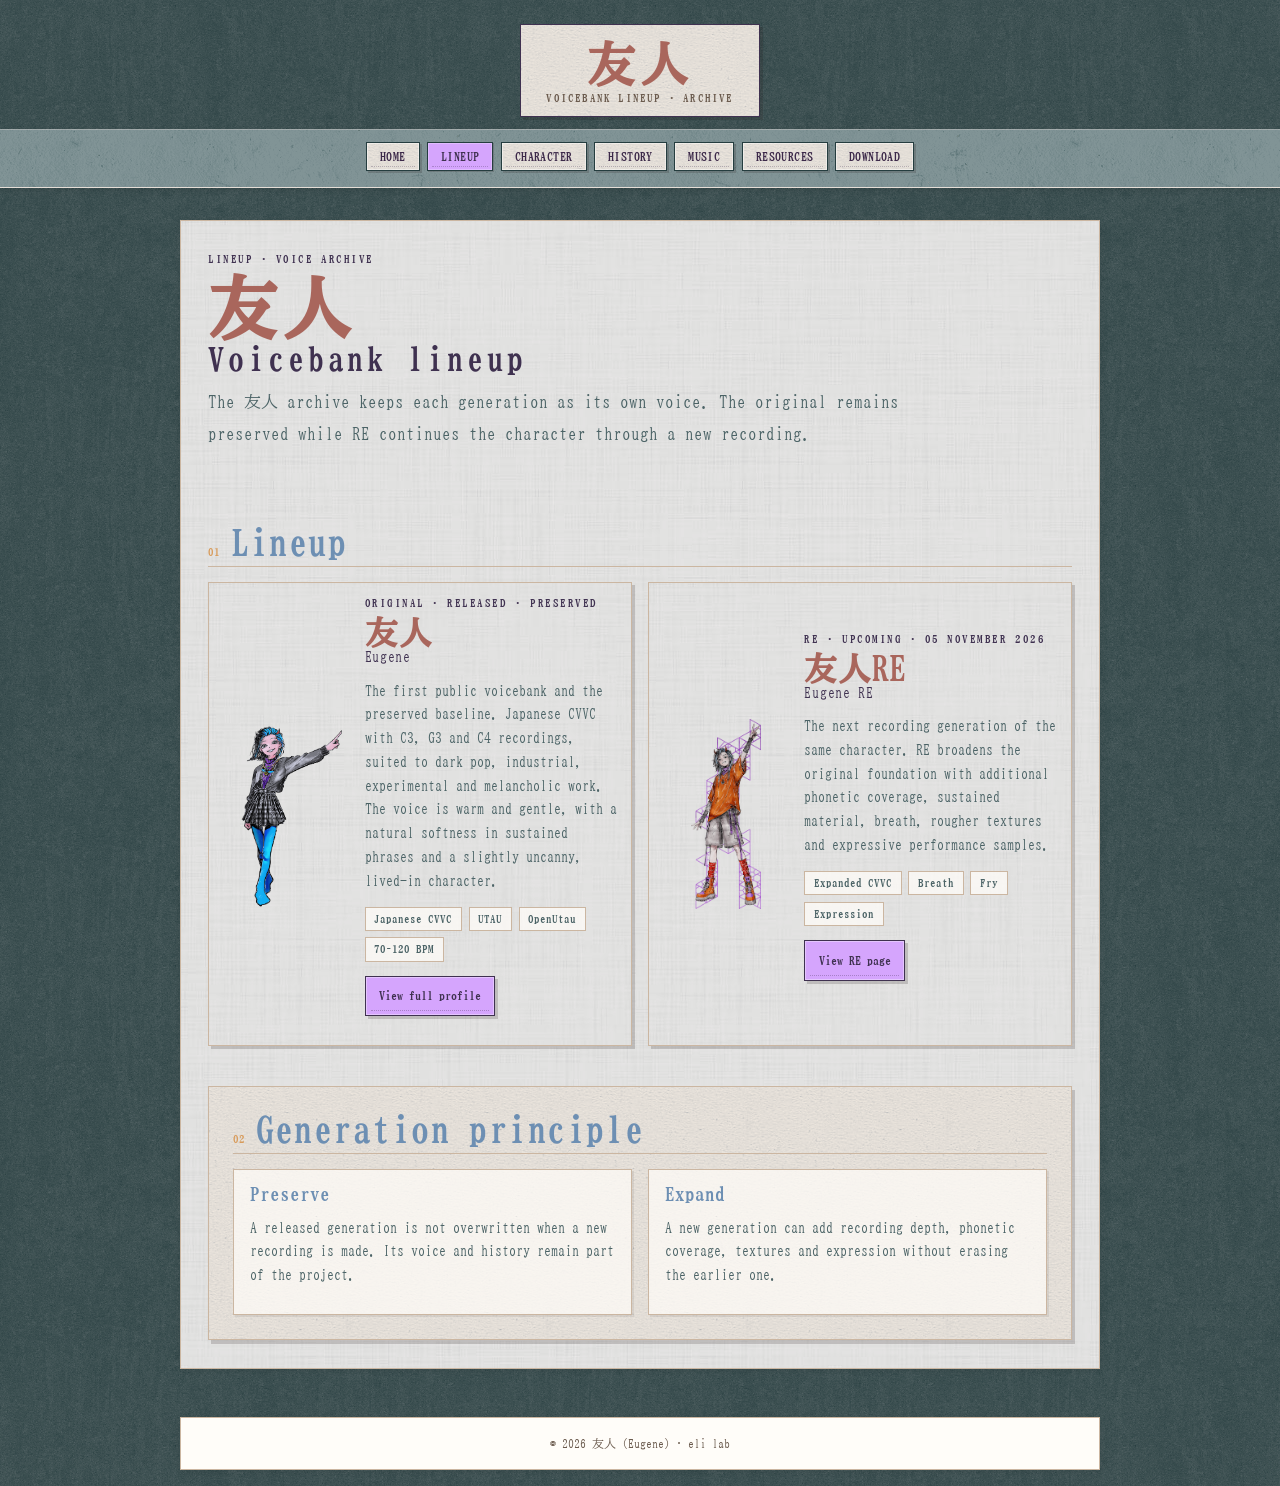
<file: info.html>
<!doctype html><html lang="en"><head><meta charset="utf-8"><meta name="viewport" content="width=device-width,initial-scale=1"><meta name="description" content="友人 voicebank lineup and generation archive."><title>友人 — Voicebank Lineup</title><link rel="stylesheet" href="style.css"><link rel="stylesheet" href="style-fixes.css"><link rel="preconnect" href="https://fonts.googleapis.com"><link rel="preconnect" href="https://fonts.gstatic.com" crossorigin><link href="https://fonts.googleapis.com/css2?family=BIZ+UDMincho&display=swap" rel="stylesheet"></head><body><header class="site-header"><div class="site-header-inner"><a class="site-title-link" href="index.html">友人 <span class="site-subtitle">VOICEBANK LINEUP · ARCHIVE</span></a></div></header><nav aria-label="Main navigation"><a href="index.html">Home</a><a class="active" href="info.html">Lineup</a><a href="eugene.html">Character</a><a href="history.html">History</a><a href="music.html">Music</a><a href="resources.html">Resources</a><a href="download.html">Download</a></nav><main><section class="page-intro"><p class="eyebrow">LINEUP · VOICE ARCHIVE</p><h1>友人<span>Voicebank lineup</span></h1><p class="lead">The 友人 archive keeps each generation as its own voice. The original remains preserved while RE continues the character through a new recording.</p></section><section><div class="section-heading"><span>01</span><h2>Lineup</h2></div><div class="voice-card-grid"><article class="voice-card"><div class="voice-card-art"><img src="assets/character/友人/友人 Figure.PNG" alt="友人 figure"></div><div class="voice-card-body"><p class="eyebrow">ORIGINAL · RELEASED · PRESERVED</p><h3>友人 <small>Eugene</small></h3><p>The first public voicebank and the preserved baseline. Japanese CVVC with C3, G3 and C4 recordings, suited to dark pop, industrial, experimental and melancholic work. The voice is warm and gentle, with a natural softness in sustained phrases and a slightly uncanny, lived-in character.</p><div class="tag-cloud"><span>Japanese CVVC</span><span>UTAU</span><span>OpenUtau</span><span>70–120 BPM</span></div><p><a class="button" href="eugene.html">View full profile</a></p></div></article><article class="voice-card"><div class="voice-card-art"><img src="assets/character/友人RE/友人RE Figure.png" alt="友人RE figure"></div><div class="voice-card-body"><p class="eyebrow">RE · UPCOMING · 05 NOVEMBER 2026</p><h3>友人RE <small>Eugene RE</small></h3><p>The next recording generation of the same character. RE broadens the original foundation with additional phonetic coverage, sustained material, breath, rougher textures and expressive performance samples.</p><div class="tag-cloud"><span>Expanded CVVC</span><span>Breath</span><span>Fry</span><span>Expression</span></div><p><a class="button" href="eugene-re.html">View RE page</a></p></div></article></div></section><section class="paper-section"><div class="section-heading"><span>02</span><h2>Generation principle</h2></div><div class="feature-grid"><div class="feature-card"><h3>Preserve</h3><p>A released generation is not overwritten when a new recording is made. Its voice and history remain part of the project.</p></div><div class="feature-card"><h3>Expand</h3><p>A new generation can add recording depth, phonetic coverage, textures and expression without erasing the earlier one.</p></div></div></section></main><footer><div class="footer_container"><p>© 2026 友人 (Eugene) · eli_lab</p></div></footer></body></html>
</file>
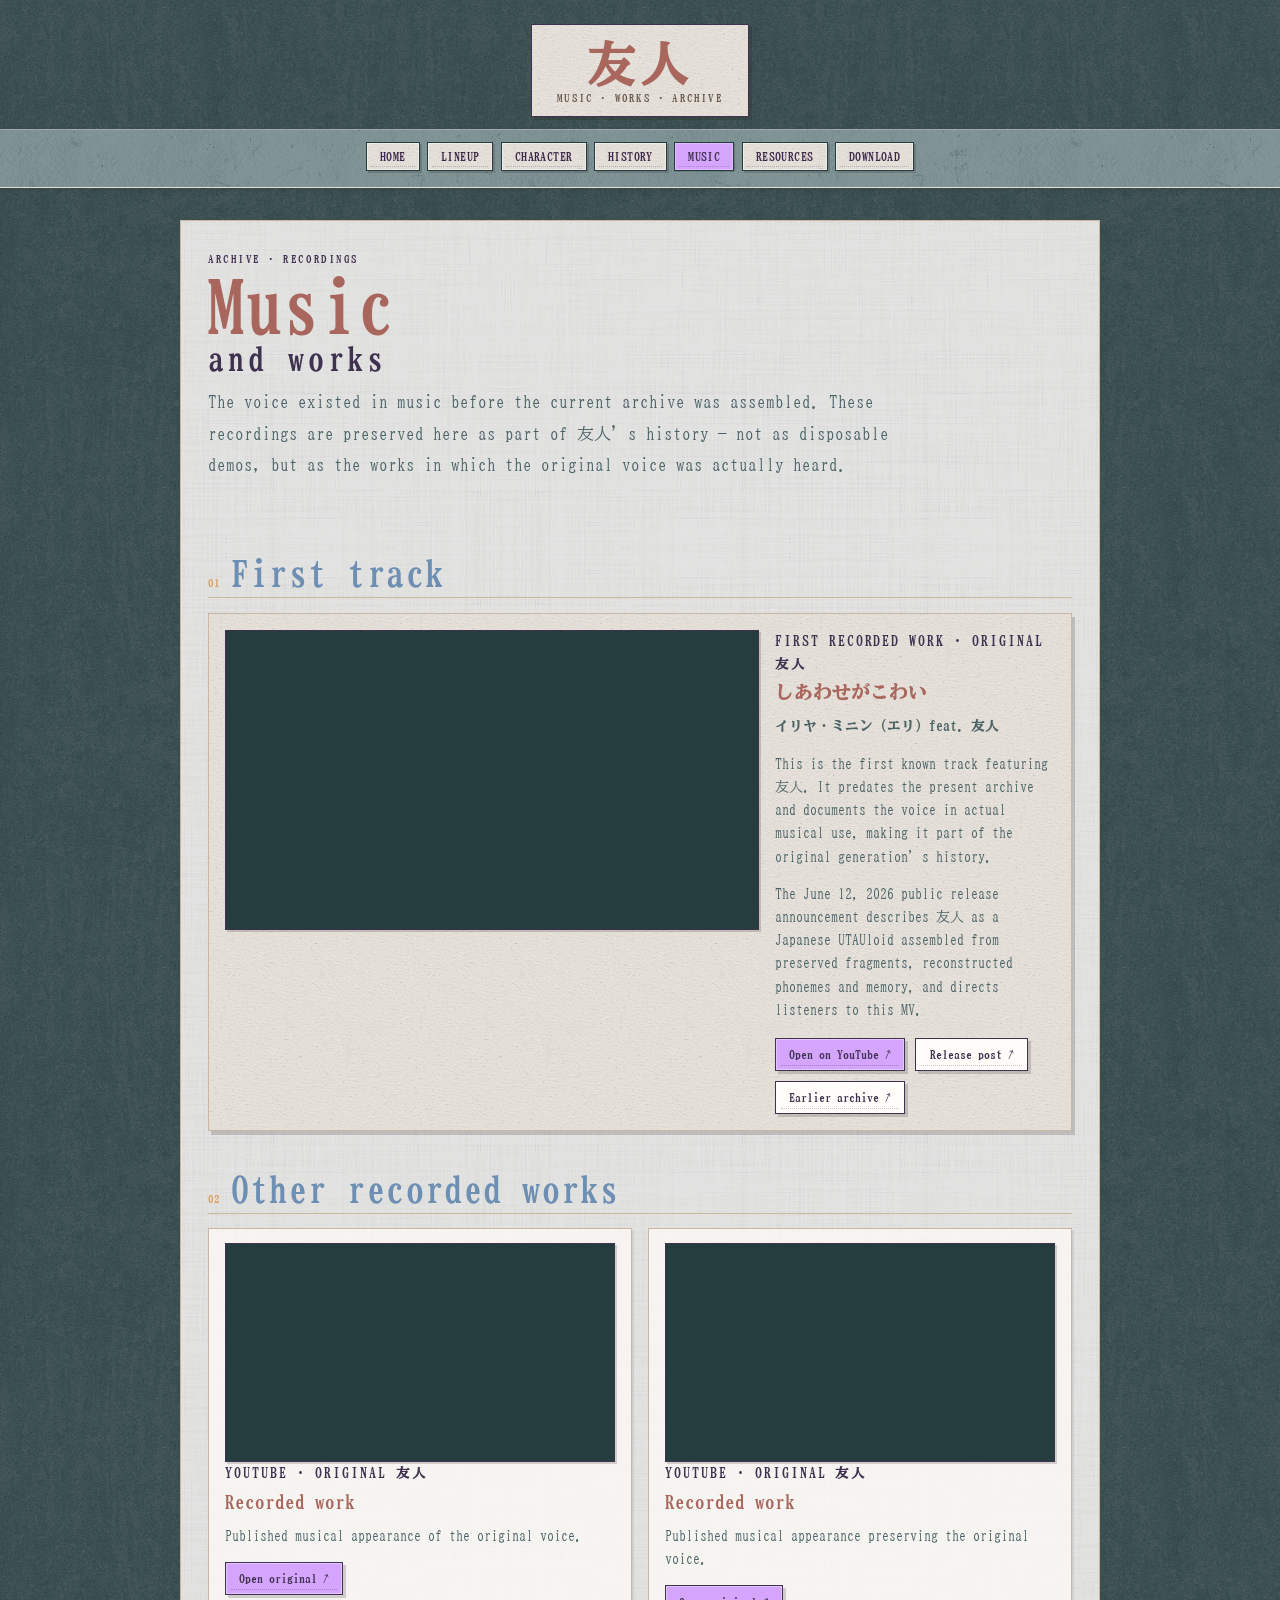
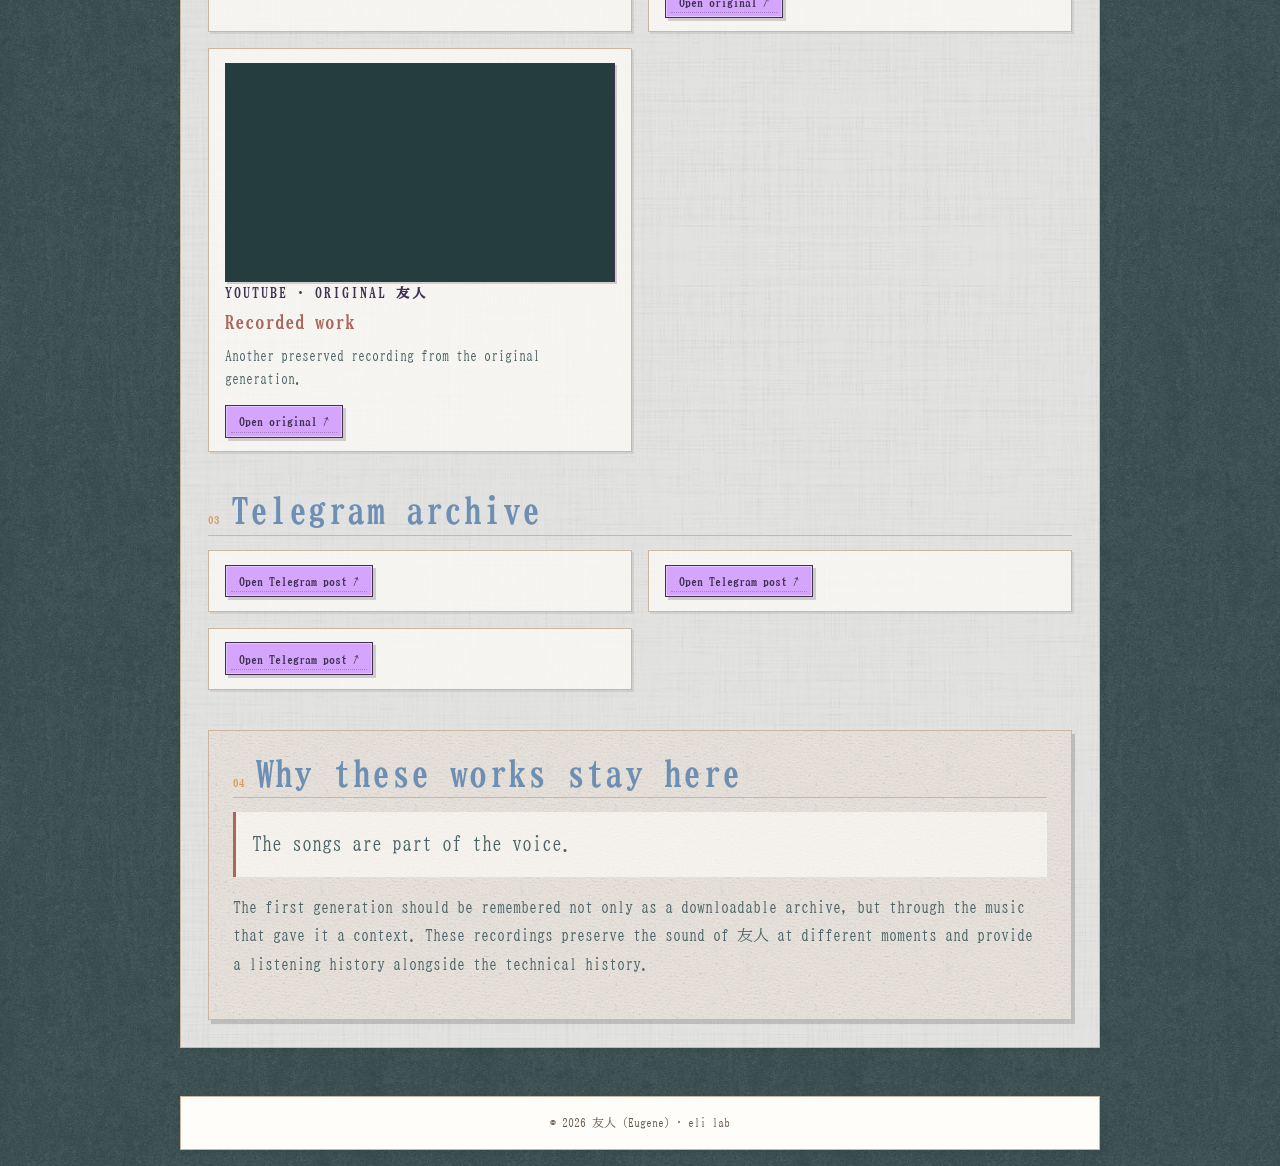
<file: music.html>
<!doctype html><html lang="en"><head><meta charset="utf-8"><meta name="viewport" content="width=device-width,initial-scale=1"><meta name="description" content="Music and recorded works featuring 友人 (Eugene)."><title>友人 — Music & Works</title><link rel="stylesheet" href="style.css"><link rel="stylesheet" href="style-fixes.css"><link rel="preconnect" href="https://fonts.googleapis.com"><link rel="preconnect" href="https://fonts.gstatic.com" crossorigin><link href="https://fonts.googleapis.com/css2?family=BIZ+UDMincho&display=swap" rel="stylesheet"></head><body><header class="site-header"><div class="site-header-inner"><a class="site-title-link" href="index.html">友人 <span class="site-subtitle">MUSIC · WORKS · ARCHIVE</span></a></div></header><nav aria-label="Main navigation"><a href="index.html">Home</a><a href="info.html">Lineup</a><a href="eugene.html">Character</a><a href="history.html">History</a><a class="active" href="music.html">Music</a><a href="resources.html">Resources</a><a href="download.html">Download</a></nav><main><section class="page-intro"><p class="eyebrow">ARCHIVE · RECORDINGS</p><h1>Music<span>and works</span></h1><p class="lead">The voice existed in music before the current archive was assembled. These recordings are preserved here as part of 友人’s history — not as disposable demos, but as the works in which the original voice was actually heard.</p></section><section><div class="section-heading"><span>01</span><h2>First track</h2></div><article class="media-feature"><div class="media-frame"><iframe src="https://www.youtube-nocookie.com/embed/K9z59T5WcG0" title="しあわせがこわい / イリヤ・ミニン（エリ）feat. 友人" loading="lazy" allow="accelerometer; autoplay; clipboard-write; encrypted-media; gyroscope; picture-in-picture; web-share" allowfullscreen></iframe></div><div class="media-copy"><p class="eyebrow">FIRST RECORDED WORK · ORIGINAL 友人</p><h3>しあわせがこわい</h3><p><strong>イリヤ・ミニン（エリ）feat. 友人</strong></p><p>This is the first known track featuring 友人. It predates the present archive and documents the voice in actual musical use, making it part of the original generation’s history.</p><p>The June 12, 2026 public release announcement describes 友人 as a Japanese UTAUloid assembled from preserved fragments, reconstructed phonemes and memory, and directs listeners to this MV.</p><div class="button-row"><a class="button" href="https://youtu.be/K9z59T5WcG0" target="_blank" rel="noopener">Open on YouTube ↗</a><a class="button button-quiet" href="https://t.me/ilyaminineli/955" target="_blank" rel="noopener">Release post ↗</a><a class="button button-quiet" href="https://t.me/ilyaminineli/836" target="_blank" rel="noopener">Earlier archive ↗</a></div></div></article></section><section><div class="section-heading"><span>02</span><h2>Other recorded works</h2></div><div class="media-grid"><article class="media-card"><div class="media-frame"><iframe src="https://www.youtube-nocookie.com/embed/wpBQbRItMnc" title="友人 — recorded work" loading="lazy" allow="accelerometer; autoplay; clipboard-write; encrypted-media; gyroscope; picture-in-picture; web-share" allowfullscreen></iframe></div><p class="eyebrow">YOUTUBE · ORIGINAL 友人</p><h3>Recorded work</h3><p>Published musical appearance of the original voice.</p><a class="button" href="https://youtu.be/wpBQbRItMnc" target="_blank" rel="noopener">Open original ↗</a></article><article class="media-card"><div class="media-frame"><iframe src="https://www.youtube-nocookie.com/embed/MT6qPrRJuz8" title="友人 — recorded work" loading="lazy" allow="accelerometer; autoplay; clipboard-write; encrypted-media; gyroscope; picture-in-picture; web-share" allowfullscreen></iframe></div><p class="eyebrow">YOUTUBE · ORIGINAL 友人</p><h3>Recorded work</h3><p>Published musical appearance preserving the original voice.</p><a class="button" href="https://youtu.be/MT6qPrRJuz8" target="_blank" rel="noopener">Open original ↗</a></article><article class="media-card"><div class="media-frame"><iframe src="https://www.youtube-nocookie.com/embed/0SrTzStv-j4" title="友人 — recorded work" loading="lazy" allow="accelerometer; autoplay; clipboard-write; encrypted-media; gyroscope; picture-in-picture; web-share" allowfullscreen></iframe></div><p class="eyebrow">YOUTUBE · ORIGINAL 友人</p><h3>Recorded work</h3><p>Another preserved recording from the original generation.</p><a class="button" href="https://youtu.be/0SrTzStv-j4" target="_blank" rel="noopener">Open original ↗</a></article></div></section><section><div class="section-heading"><span>03</span><h2>Telegram archive</h2></div><div class="telegram-grid"><article class="media-card"><script async src="https://telegram.org/js/telegram-widget.js?22" data-telegram-post="vo_chto/2893" data-width="100%"></script><a class="button" href="https://t.me/vo_chto/2893" target="_blank" rel="noopener">Open Telegram post ↗</a></article><article class="media-card"><script async src="https://telegram.org/js/telegram-widget.js?22" data-telegram-post="vo_chto/2872" data-width="100%"></script><a class="button" href="https://t.me/vo_chto/2872" target="_blank" rel="noopener">Open Telegram post ↗</a></article><article class="media-card"><script async src="https://telegram.org/js/telegram-widget.js?22" data-telegram-post="vo_chto/2704" data-width="100%"></script><a class="button" href="https://t.me/vo_chto/2704" target="_blank" rel="noopener">Open Telegram post ↗</a></article></div></section><section class="paper-section"><div class="section-heading"><span>04</span><h2>Why these works stay here</h2></div><blockquote class="large-quote">The songs are part of the voice.</blockquote><p>The first generation should be remembered not only as a downloadable archive, but through the music that gave it a context. These recordings preserve the sound of 友人 at different moments and provide a listening history alongside the technical history.</p></section></main><footer><div class="footer_container"><p>© 2026 友人 (Eugene) · eli_lab</p></div></footer></body></html>
</file>
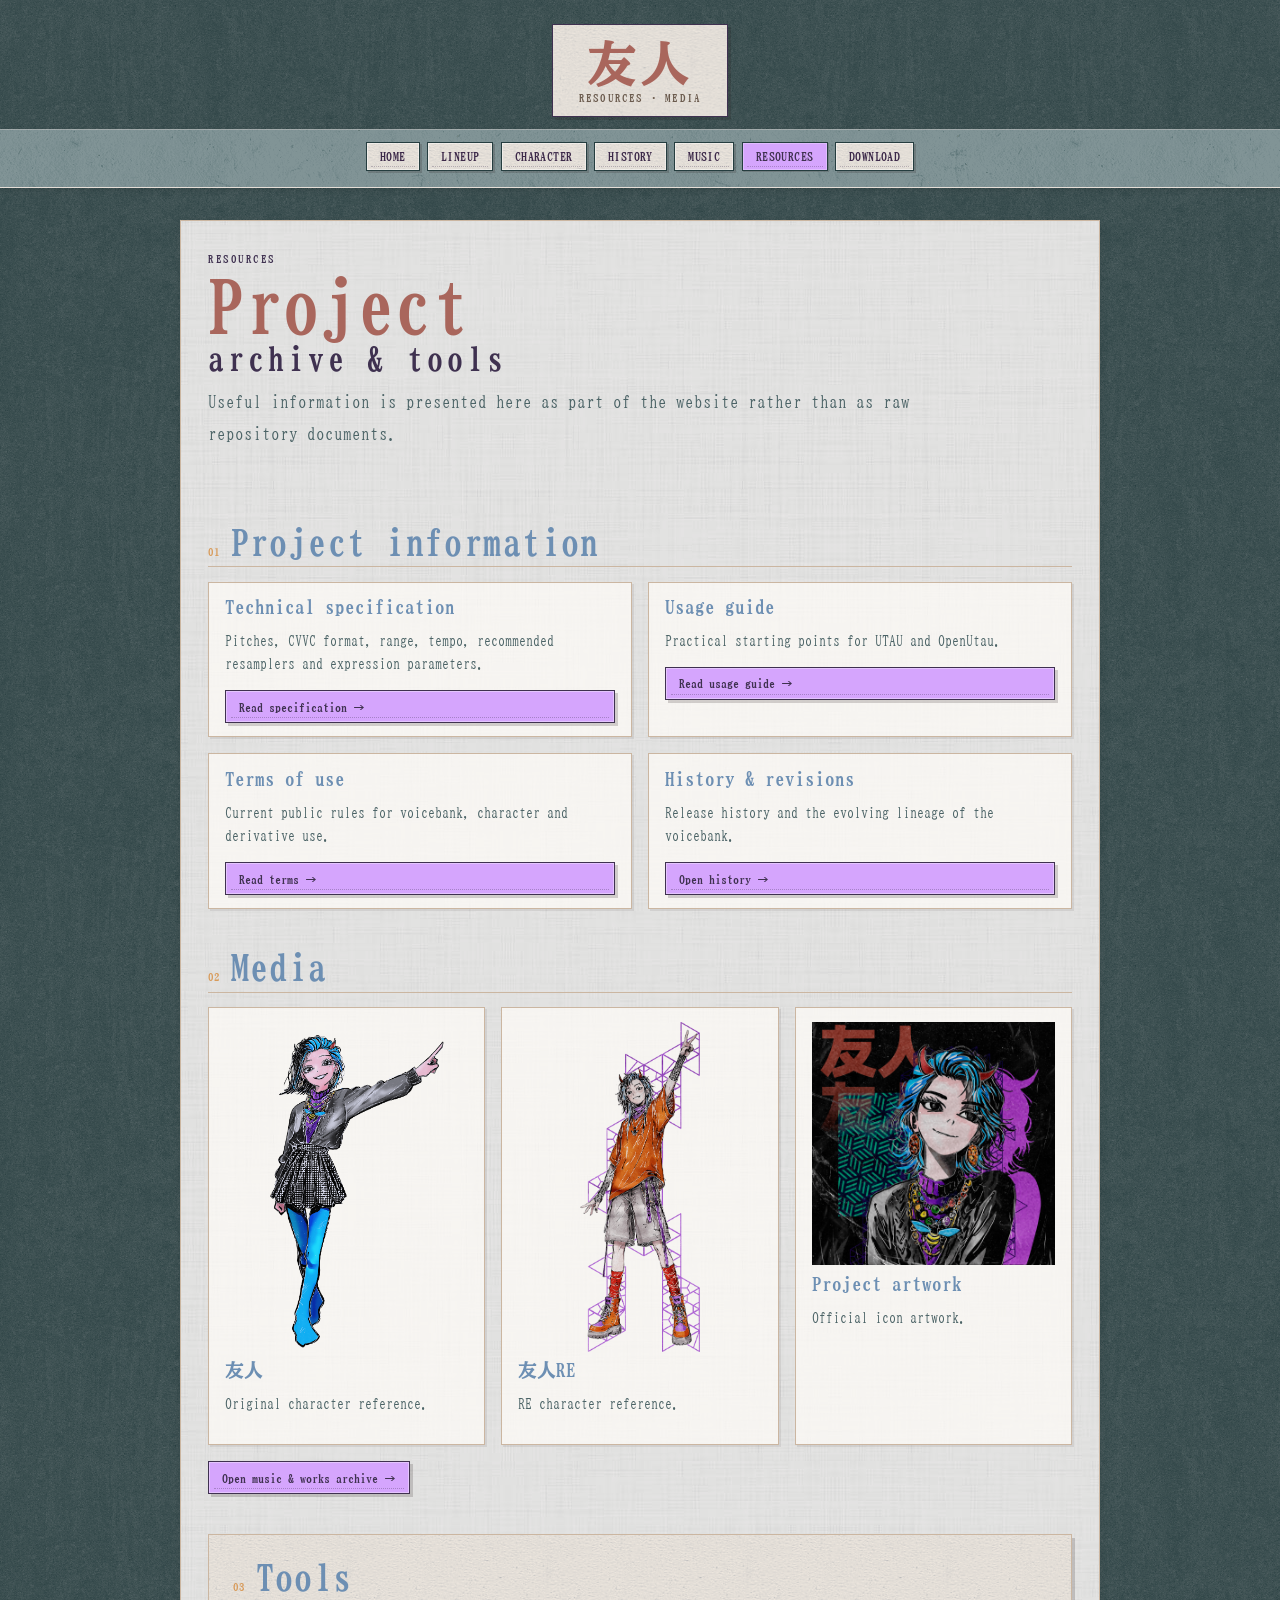
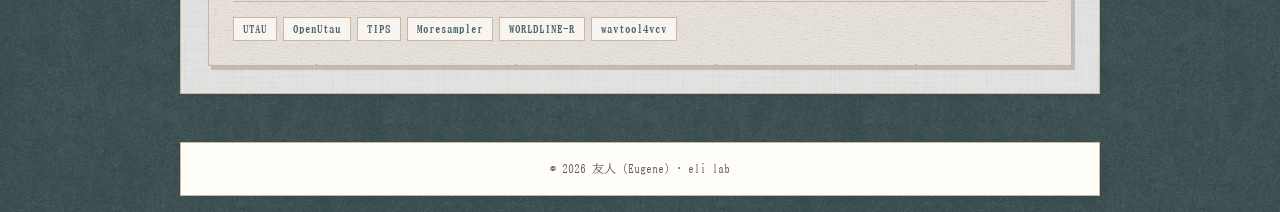
<file: resources.html>
<!doctype html><html lang="en"><head><meta charset="utf-8"><meta name="viewport" content="width=device-width,initial-scale=1"><title>友人 — Resources</title><link rel="stylesheet" href="style.css"><link rel="stylesheet" href="style-fixes.css"><link rel="preconnect" href="https://fonts.googleapis.com"><link rel="preconnect" href="https://fonts.gstatic.com" crossorigin><link href="https://fonts.googleapis.com/css2?family=BIZ+UDMincho&display=swap" rel="stylesheet"></head><body><header class="site-header"><div class="site-header-inner"><a class="site-title-link" href="index.html">友人 <span class="site-subtitle">RESOURCES · MEDIA</span></a></div></header><nav aria-label="Main navigation"><a href="index.html">Home</a><a href="info.html">Lineup</a><a href="eugene.html">Character</a><a href="history.html">History</a><a href="music.html">Music</a><a class="active" href="resources.html">Resources</a><a href="download.html">Download</a></nav><main><section class="page-intro"><p class="eyebrow">RESOURCES</p><h1>Project<span>archive & tools</span></h1><p class="lead">Useful information is presented here as part of the website rather than as raw repository documents.</p></section><section><div class="section-heading"><span>01</span><h2>Project information</h2></div><div class="doc-grid"><article class="doc-card"><h3>Technical specification</h3><p>Pitches, CVVC format, range, tempo, recommended resamplers and expression parameters.</p><a class="doc-link" href="technical.html">Read specification →</a></article><article class="doc-card"><h3>Usage guide</h3><p>Practical starting points for UTAU and OpenUtau.</p><a class="doc-link" href="usage.html">Read usage guide →</a></article><article class="doc-card"><h3>Terms of use</h3><p>Current public rules for voicebank, character and derivative use.</p><a class="doc-link" href="terms.html">Read terms →</a></article><article class="doc-card"><h3>History & revisions</h3><p>Release history and the evolving lineage of the voicebank.</p><a class="doc-link" href="history.html">Open history →</a></article></div></section><section><div class="section-heading"><span>02</span><h2>Media</h2></div><div class="gallery-grid"><div class="gallery-card"><img src="assets/character/友人/友人 Figure.PNG" alt="友人 figure"><h3>友人</h3><p>Original character reference.</p></div><div class="gallery-card"><img src="assets/character/友人RE/友人RE Figure.png" alt="友人RE figure"><h3>友人RE</h3><p>RE character reference.</p></div><div class="gallery-card"><img src="assets/character/友人/友人 Icon HiRes.png" alt="友人 icon"><h3>Project artwork</h3><p>Official icon artwork.</p></div></div><p><a class="button" href="music.html">Open music & works archive →</a></p></section><section class="paper-section"><div class="section-heading"><span>03</span><h2>Tools</h2></div><div class="tag-cloud"><span>UTAU</span><span>OpenUtau</span><span>TIPS</span><span>Moresampler</span><span>WORLDLINE-R</span><span>wavtool4vcv</span></div></section></main><footer><div class="footer_container"><p>© 2026 友人 (Eugene) · eli_lab</p></div></footer></body></html>
</file>
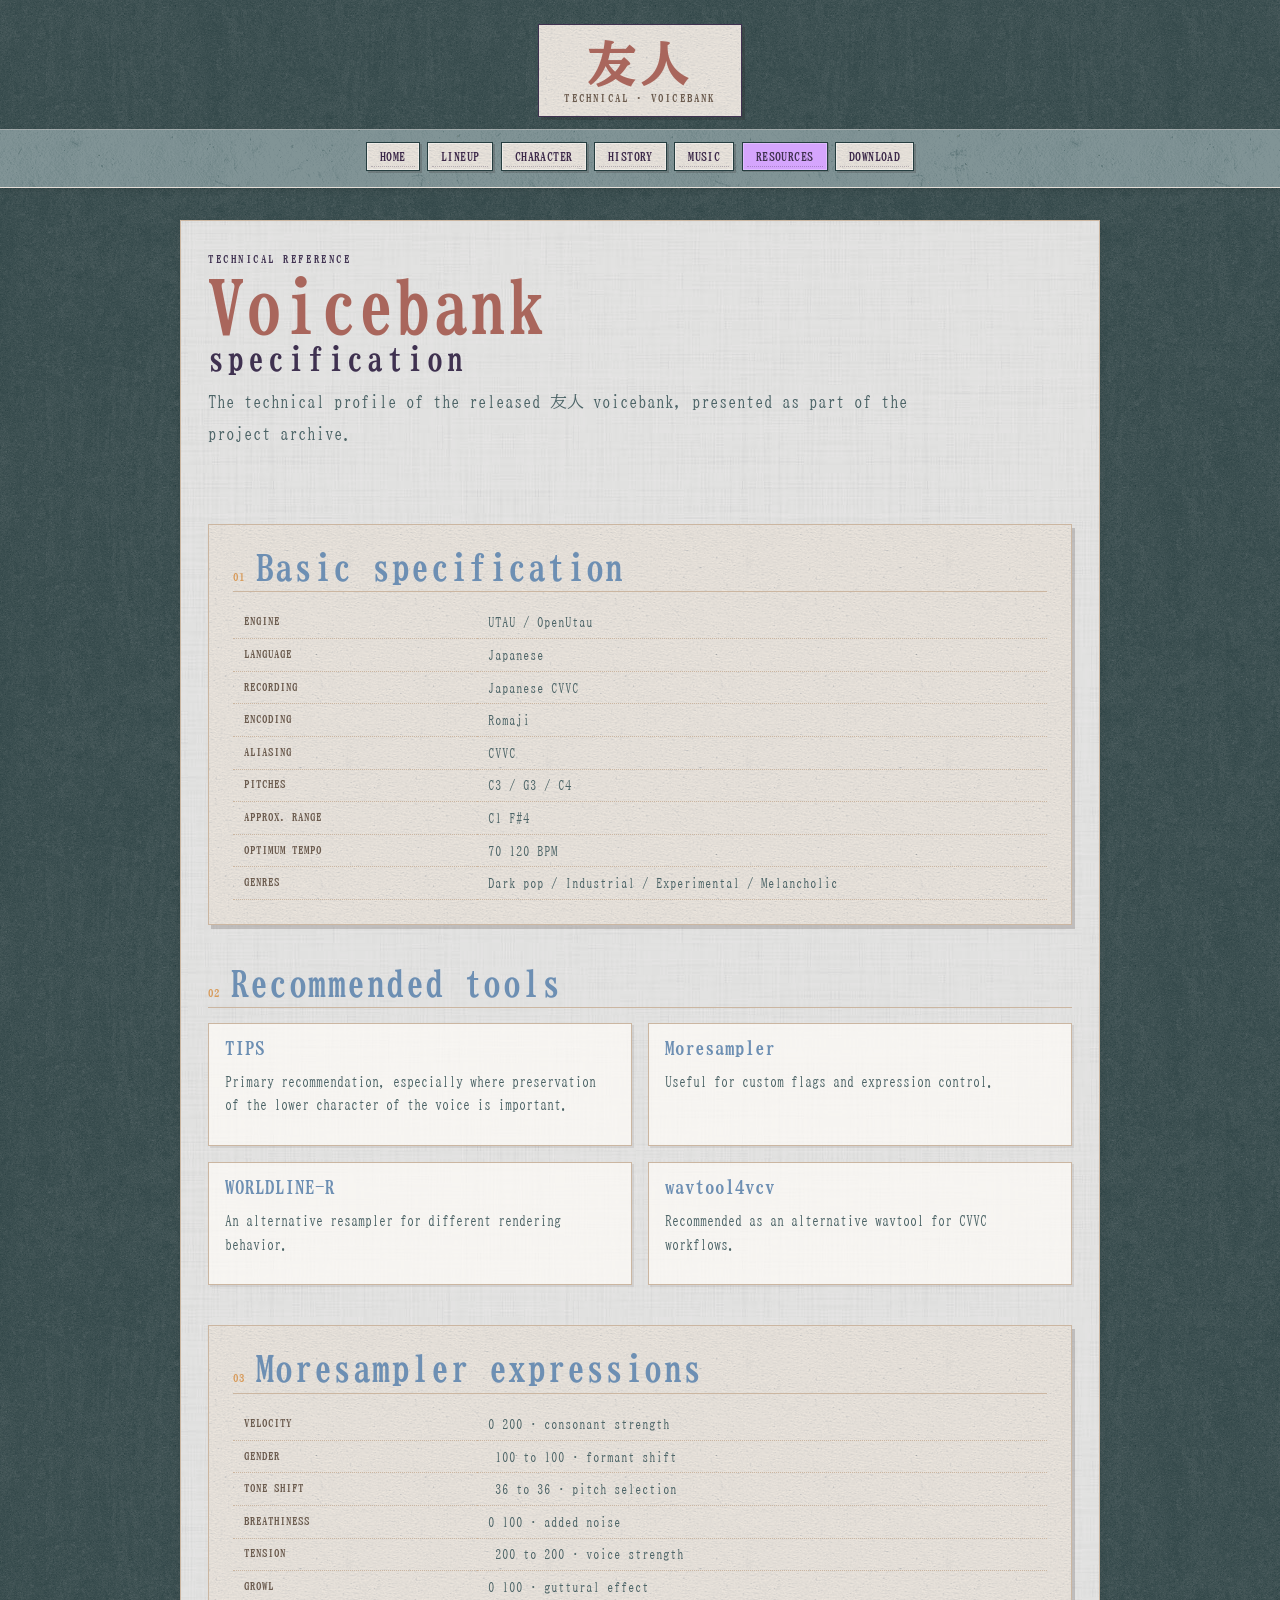
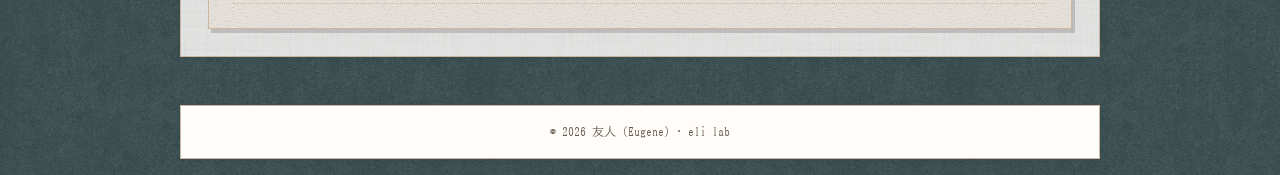
<file: technical.html>
<!doctype html><html lang="en"><head><meta charset="utf-8"><meta name="viewport" content="width=device-width,initial-scale=1"><title>友人 — Technical Specification</title><link rel="stylesheet" href="style.css"><link rel="stylesheet" href="style-fixes.css"><link rel="preconnect" href="https://fonts.googleapis.com"><link rel="preconnect" href="https://fonts.gstatic.com" crossorigin><link href="https://fonts.googleapis.com/css2?family=BIZ+UDMincho&display=swap" rel="stylesheet"></head><body><header class="site-header"><div class="site-header-inner"><a class="site-title-link" href="index.html">友人 <span class="site-subtitle">TECHNICAL · VOICEBANK</span></a></div></header><nav aria-label="Main navigation"><a href="index.html">Home</a><a href="info.html">Lineup</a><a href="eugene.html">Character</a><a href="history.html">History</a><a href="music.html">Music</a><a class="active" href="resources.html">Resources</a><a href="download.html">Download</a></nav><main><section class="page-intro"><p class="eyebrow">TECHNICAL REFERENCE</p><h1>Voicebank<span>specification</span></h1><p class="lead">The technical profile of the released 友人 voicebank, presented as part of the project archive.</p></section><section class="paper-section"><div class="section-heading"><span>01</span><h2>Basic specification</h2></div><table class="spec-table"><tr><th>Engine</th><td>UTAU / OpenUtau</td></tr><tr><th>Language</th><td>Japanese</td></tr><tr><th>Recording</th><td>Japanese CVVC</td></tr><tr><th>Encoding</th><td>Romaji</td></tr><tr><th>Aliasing</th><td>CVVC</td></tr><tr><th>Pitches</th><td>C3 / G3 / C4</td></tr><tr><th>Approx. range</th><td>C1–F#4</td></tr><tr><th>Optimum tempo</th><td>70–120 BPM</td></tr><tr><th>Genres</th><td>Dark pop / Industrial / Experimental / Melancholic</td></tr></table></section><section><div class="section-heading"><span>02</span><h2>Recommended tools</h2></div><div class="feature-grid"><article class="feature-card"><h3>TIPS</h3><p>Primary recommendation, especially where preservation of the lower character of the voice is important.</p></article><article class="feature-card"><h3>Moresampler</h3><p>Useful for custom flags and expression control.</p></article><article class="feature-card"><h3>WORLDLINE-R</h3><p>An alternative resampler for different rendering behavior.</p></article><article class="feature-card"><h3>wavtool4vcv</h3><p>Recommended as an alternative wavtool for CVVC workflows.</p></article></div></section><section class="paper-section"><div class="section-heading"><span>03</span><h2>Moresampler expressions</h2></div><table class="spec-table"><tr><th>Velocity</th><td>0–200 · consonant strength</td></tr><tr><th>Gender</th><td>-100 to 100 · formant shift</td></tr><tr><th>Tone Shift</th><td>-36 to 36 · pitch selection</td></tr><tr><th>Breathiness</th><td>0–100 · added noise</td></tr><tr><th>Tension</th><td>-200 to 200 · voice strength</td></tr><tr><th>Growl</th><td>0–100 · guttural effect</td></tr></table></section></main><footer><div class="footer_container"><p>© 2026 友人 (Eugene) · eli_lab</p></div></footer></body></html>
</file>
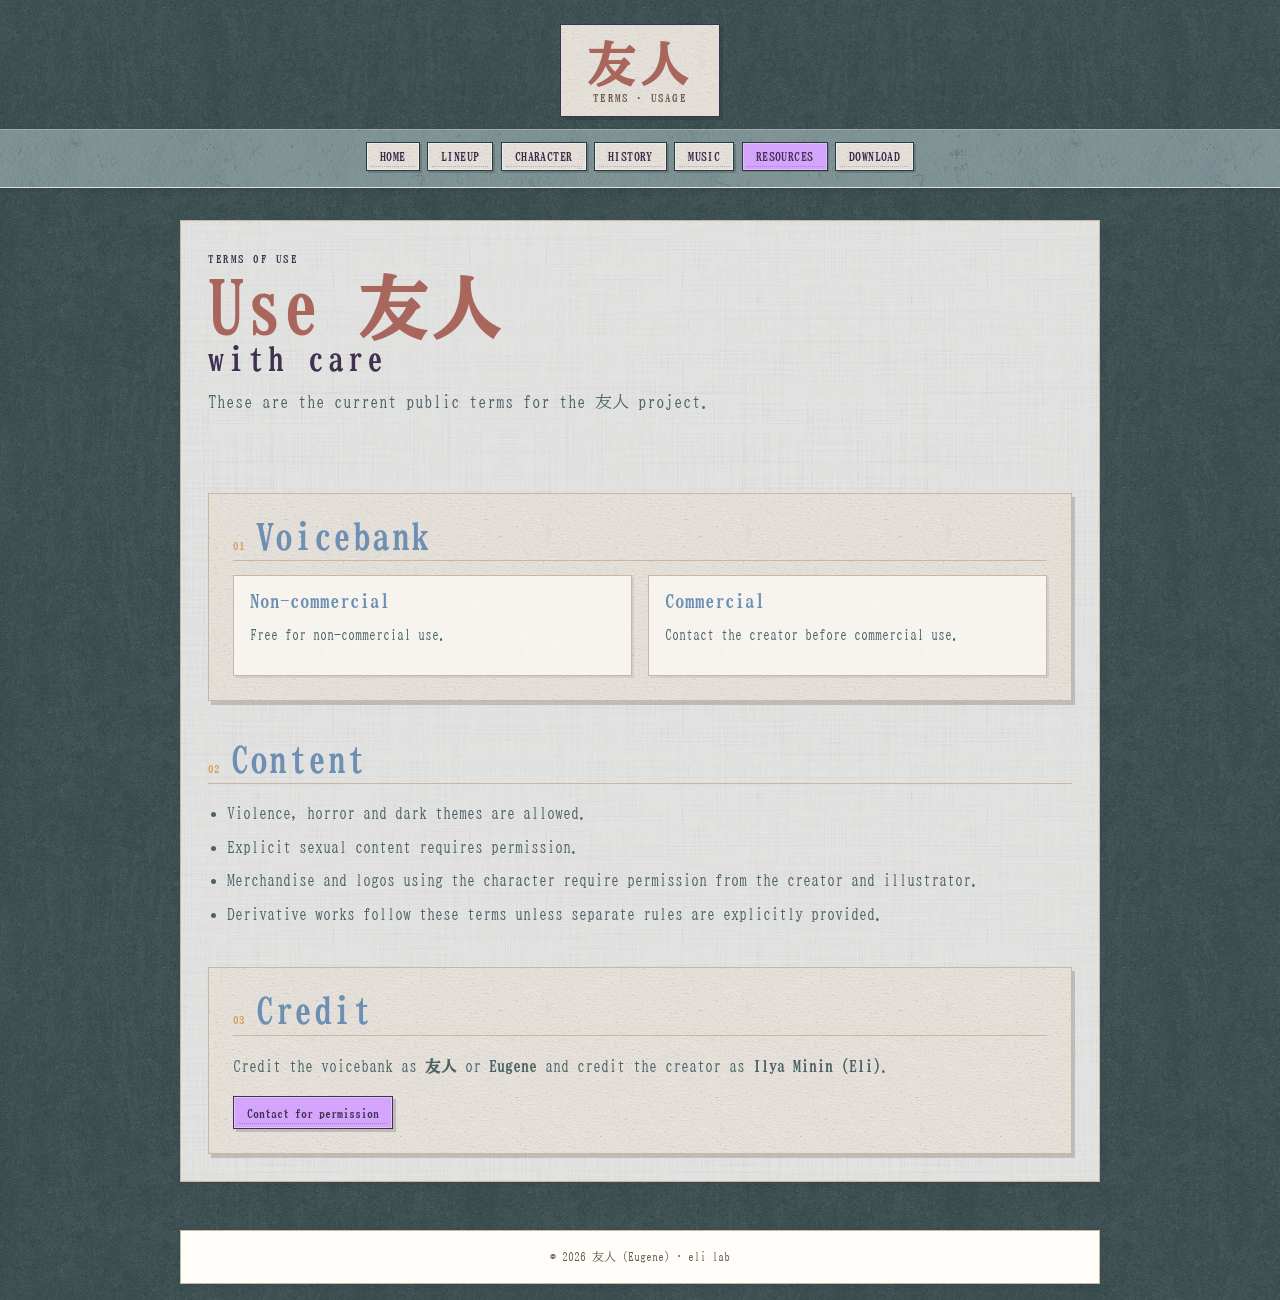
<file: terms.html>
<!doctype html><html lang="en"><head><meta charset="utf-8"><meta name="viewport" content="width=device-width,initial-scale=1"><title>友人 — Terms of Use</title><link rel="stylesheet" href="style.css"><link rel="stylesheet" href="style-fixes.css"><link rel="preconnect" href="https://fonts.googleapis.com"><link rel="preconnect" href="https://fonts.gstatic.com" crossorigin><link href="https://fonts.googleapis.com/css2?family=BIZ+UDMincho&display=swap" rel="stylesheet"></head><body><header class="site-header"><div class="site-header-inner"><a class="site-title-link" href="index.html">友人 <span class="site-subtitle">TERMS · USAGE</span></a></div></header><nav aria-label="Main navigation"><a href="index.html">Home</a><a href="info.html">Lineup</a><a href="eugene.html">Character</a><a href="history.html">History</a><a href="music.html">Music</a><a class="active" href="resources.html">Resources</a><a href="download.html">Download</a></nav><main><section class="page-intro"><p class="eyebrow">TERMS OF USE</p><h1>Use 友人<span>with care</span></h1><p class="lead">These are the current public terms for the 友人 project.</p></section><section class="paper-section"><div class="section-heading"><span>01</span><h2>Voicebank</h2></div><div class="feature-grid"><article class="feature-card"><h3>Non-commercial</h3><p>Free for non-commercial use.</p></article><article class="feature-card"><h3>Commercial</h3><p>Contact the creator before commercial use.</p></article></div></section><section><div class="section-heading"><span>02</span><h2>Content</h2></div><ul class="hand-list"><li>Violence, horror and dark themes are allowed.</li><li>Explicit sexual content requires permission.</li><li>Merchandise and logos using the character require permission from the creator and illustrator.</li><li>Derivative works follow these terms unless separate rules are explicitly provided.</li></ul></section><section class="paper-section"><div class="section-heading"><span>03</span><h2>Credit</h2></div><p>Credit the voicebank as <strong>友人</strong> or <strong>Eugene</strong> and credit the creator as <strong>Ilya Minin (Eli)</strong>.</p><div class="button-row"><a class="button" href="contact.html">Contact for permission</a></div></section></main><footer><div class="footer_container"><p>© 2026 友人 (Eugene) · eli_lab</p></div></footer></body></html>
</file>
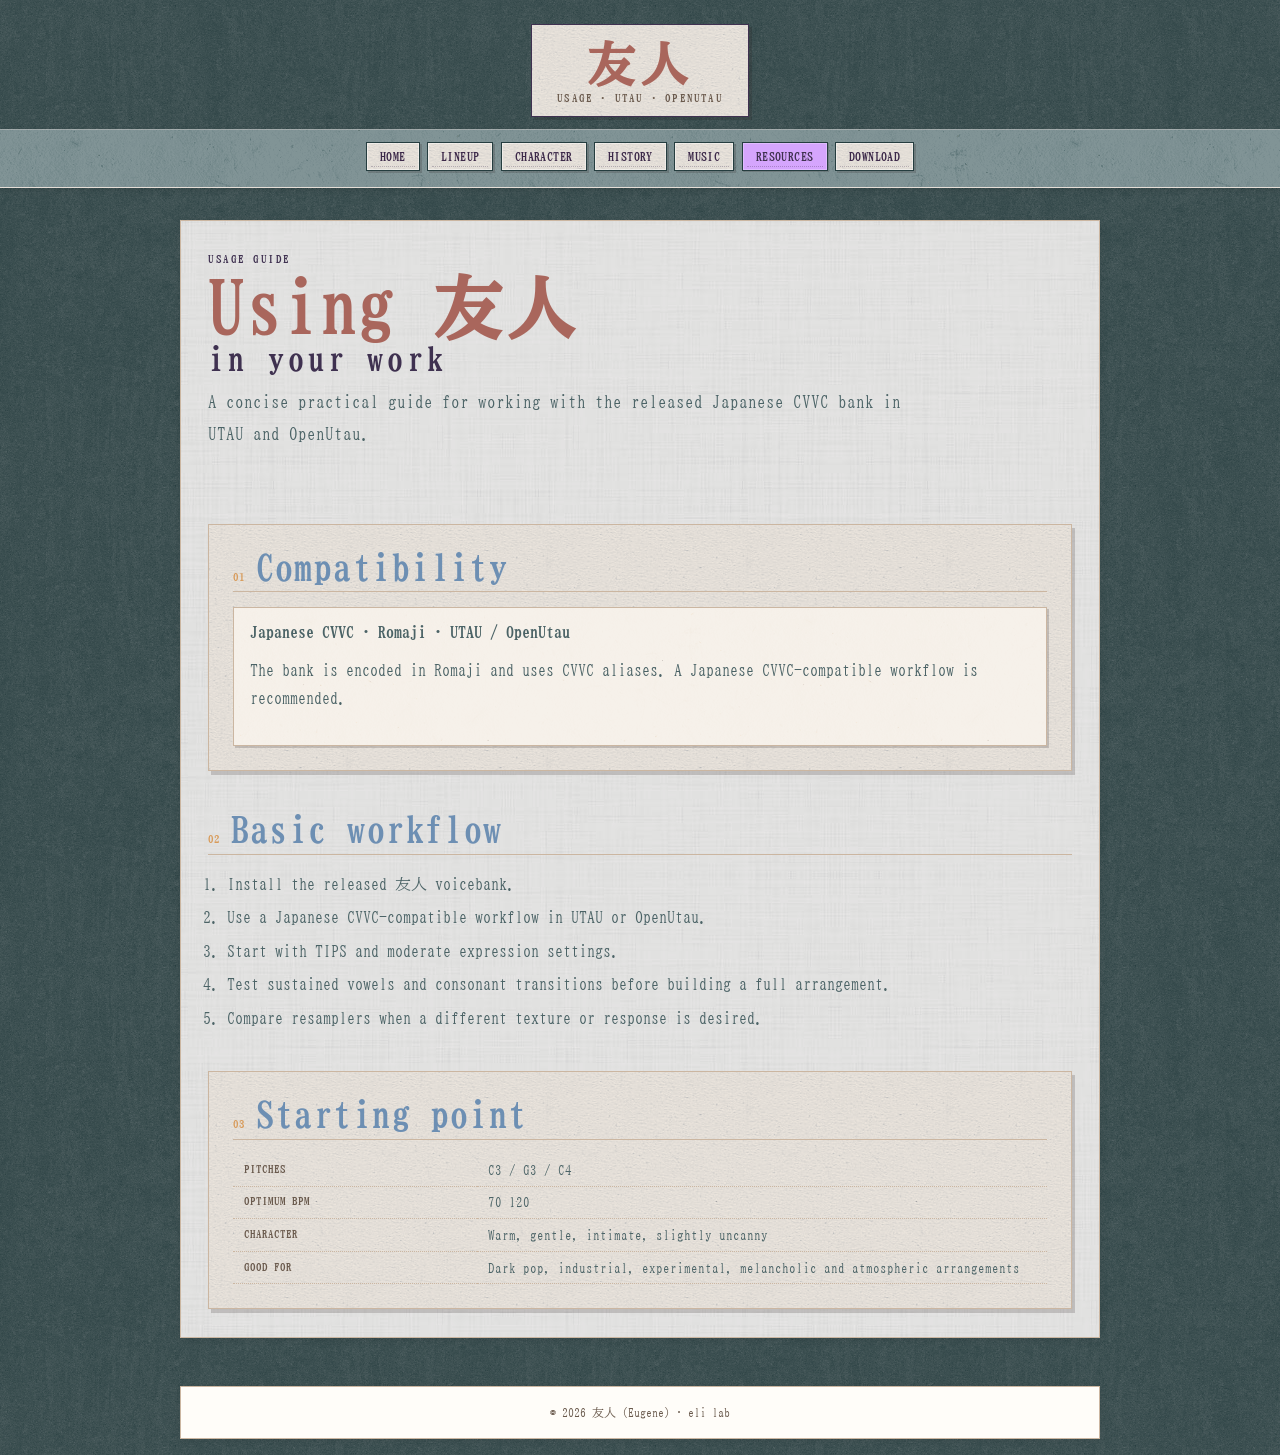
<file: usage.html>
<!doctype html><html lang="en"><head><meta charset="utf-8"><meta name="viewport" content="width=device-width,initial-scale=1"><title>友人 — Usage Guide</title><link rel="stylesheet" href="style.css"><link rel="stylesheet" href="style-fixes.css"><link rel="preconnect" href="https://fonts.googleapis.com"><link rel="preconnect" href="https://fonts.gstatic.com" crossorigin><link href="https://fonts.googleapis.com/css2?family=BIZ+UDMincho&display=swap" rel="stylesheet"></head><body><header class="site-header"><div class="site-header-inner"><a class="site-title-link" href="index.html">友人 <span class="site-subtitle">USAGE · UTAU · OPENUTAU</span></a></div></header><nav aria-label="Main navigation"><a href="index.html">Home</a><a href="info.html">Lineup</a><a href="eugene.html">Character</a><a href="history.html">History</a><a href="music.html">Music</a><a class="active" href="resources.html">Resources</a><a href="download.html">Download</a></nav><main><section class="page-intro"><p class="eyebrow">USAGE GUIDE</p><h1>Using 友人<span>in your work</span></h1><p class="lead">A concise practical guide for working with the released Japanese CVVC bank in UTAU and OpenUtau.</p></section><section class="paper-section"><div class="section-heading"><span>01</span><h2>Compatibility</h2></div><div class="callout"><strong>Japanese CVVC · Romaji · UTAU / OpenUtau</strong><p>The bank is encoded in Romaji and uses CVVC aliases. A Japanese CVVC-compatible workflow is recommended.</p></div></section><section><div class="section-heading"><span>02</span><h2>Basic workflow</h2></div><ol class="hand-list"><li>Install the released 友人 voicebank.</li><li>Use a Japanese CVVC-compatible workflow in UTAU or OpenUtau.</li><li>Start with TIPS and moderate expression settings.</li><li>Test sustained vowels and consonant transitions before building a full arrangement.</li><li>Compare resamplers when a different texture or response is desired.</li></ol></section><section class="paper-section"><div class="section-heading"><span>03</span><h2>Starting point</h2></div><table class="spec-table"><tr><th>Pitches</th><td>C3 / G3 / C4</td></tr><tr><th>Optimum BPM</th><td>70–120</td></tr><tr><th>Character</th><td>Warm, gentle, intimate, slightly uncanny</td></tr><tr><th>Good for</th><td>Dark pop, industrial, experimental, melancholic and atmospheric arrangements</td></tr></table></section></main><footer><div class="footer_container"><p>© 2026 友人 (Eugene) · eli_lab</p></div></footer></body></html>
</file>
<file: style.css>
:root{--bg:#253d3f;--bg2:#587174;--paper:#fffdf9;--paper2:#f3ece3;--ink:#4b6366;--muted:#6a5a4d;--accent:#a9665c;--accent2:#d89b5a;--blue:#6d8fb3;--line:#cbb6a1;--deep:#3f3150;--shadow:rgba(35,24,22,.18);--serif:"BIZ UDMincho","Yu Mincho","Hiragino Mincho ProN",serif;--max:920px}*{box-sizing:border-box}html{scroll-behavior:smooth;overflow-x:hidden}body{margin:0;min-height:100vh;overflow-x:hidden;color:var(--ink);font-family:var(--serif);background:var(--bg) url("assets/textures/soft-wallpaper.png") repeat;background-size:480px auto}body,button,input,textarea,select{font-family:var(--serif)}img,audio,iframe{max-width:100%}img{height:auto}a{color:var(--accent)}a:hover{color:var(--blue)}.site-header{padding:1.5rem 1rem .8rem;text-align:center;border-bottom:1px solid rgba(255,255,255,.55)}.site-header-inner{width:min(calc(100% - 2rem),var(--max));margin:0 auto}.site-title-link{display:inline-flex;max-width:100%;flex-direction:column;align-items:center;gap:.2rem;padding:.75rem 1.6rem;color:var(--accent);text-decoration:none;font-size:clamp(2rem,6vw,3.1rem);font-weight:800;letter-spacing:.06em;line-height:1.05;background:var(--paper2) url("assets/textures/beige-paper.png") repeat;border:1px solid var(--deep);box-shadow:3px 3px 0 var(--shadow)}.site-subtitle{color:var(--muted);font-size:.68rem;font-weight:600;letter-spacing:.11em}nav{position:sticky;top:0;z-index:20;display:flex;justify-content:center;flex-wrap:wrap;gap:.45rem;padding:.7rem 1rem 1rem;background:var(--bg2) url("assets/textures/light-paper-fibers.png") repeat;border-bottom:1px solid #e5ded7;box-shadow:0 2px 7px rgba(0,0,0,.12)}nav a{position:relative;display:inline-block;max-width:100%;padding:.5rem .82rem;color:#3c2949;border:1px solid #253d3f;text-decoration:none;font-size:.74rem;font-weight:800;letter-spacing:.035em;text-transform:uppercase;background:var(--paper2) url("assets/textures/beige-paper.png") repeat;box-shadow:2px 2px 0 var(--shadow),inset 0 0 0 1px rgba(255,255,255,.42);transition:transform .12s ease,box-shadow .12s ease,background .12s ease}nav a::after{content:"";position:absolute;left:4px;right:4px;bottom:3px;border-bottom:1px dotted rgba(63,49,80,.28)}nav a:hover{color:var(--deep);background:var(--paper);transform:translate(-1px,-1px);box-shadow:3px 3px 0 var(--shadow)}nav a:active{transform:translate(1px,1px);box-shadow:0 0 0 var(--shadow),inset 1px 1px 2px rgba(35,24,22,.18)}nav a.active{background:#d5a5fd;color:var(--deep);box-shadow:1px 1px 0 var(--shadow),inset 0 0 0 1px rgba(255,255,255,.25)}main{width:min(calc(100% - 2rem),var(--max));margin:2rem auto 3rem;padding:clamp(1rem,3vw,1.7rem);background:var(--paper) url("assets/textures/whitey.png") repeat;border:1px solid var(--line);box-shadow:0 2px 8px rgba(0,0,0,.08)}section{margin:0 0 2.5rem}section:last-child{margin-bottom:0}.page-intro{padding:.3rem 0 1.2rem}.page-intro h1,.home-hero h1,.voice-hero h1{margin:.15rem 0 .7rem;color:var(--accent);font-size:clamp(2.2rem,7vw,4.5rem);line-height:1;letter-spacing:.02em}.page-intro h1 span,.voice-hero h1 span{display:block;color:var(--deep);font-size:.45em;letter-spacing:.12em}.eyebrow{margin:0 0 .45rem;color:var(--deep);font-size:.68rem;font-weight:800;letter-spacing:.14em;text-transform:uppercase}.lead,.section-lead{max-width:720px;margin:.2rem 0 1rem;font-size:1.08rem;line-height:1.8}.small-note{color:var(--muted);font-size:.78rem;line-height:1.65}.section-heading{display:flex;align-items:baseline;gap:.65rem;margin-bottom:.9rem;border-bottom:1px solid var(--line)}.section-heading>span{color:var(--accent2);font-size:.68rem;font-weight:800}.section-heading h2{margin:0 0 .4rem;color:var(--blue);font-size:clamp(1.45rem,4vw,2.25rem);letter-spacing:.04em}.home-hero,.voice-hero{display:grid;grid-template-columns:minmax(0,1.05fr) minmax(230px,.95fr);align-items:center;gap:clamp(1rem,4vw,3rem);padding:clamp(1rem,3vw,2rem);background:var(--paper2) url("assets/textures/exclusive-paper.png") repeat;background-size:720px auto;border:1px solid var(--line);box-shadow:3px 4px 0 var(--shadow)}.home-hero-copy,.voice-hero-copy,.home-hero-art,.voice-hero-art{min-width:0}.home-hero-art,.voice-hero-art{text-align:center}.home-hero-art img,.voice-hero-art img{display:block;width:min(100%,410px);max-height:560px;margin:0 auto;object-fit:contain}.home-hero h1 em{color:var(--deep);font-style:normal}.button-row{display:flex;flex-wrap:wrap;gap:.65rem;margin-top:1rem}.button,.text-link,.doc-link,.contact-card{display:inline-block;max-width:100%;padding:.58rem .82rem;border:1px solid var(--deep);text-decoration:none;font-size:.75rem;font-weight:800;background:#d5a5fd;color:var(--deep);box-shadow:3px 3px 0 var(--shadow),inset 0 0 0 1px rgba(255,255,255,.35);transition:transform .12s ease,box-shadow .12s ease,background .12s ease}.button,.doc-link,.contact-card{position:relative}.button::after,.doc-link::after,.contact-card::after{content:"";position:absolute;left:5px;right:5px;bottom:4px;border-bottom:1px dotted rgba(63,49,80,.3)}.button:hover,.text-link:hover,.doc-link:hover,.contact-card:hover{color:var(--deep);background:#e0b5ff;transform:translate(-1px,-1px);box-shadow:4px 4px 0 var(--shadow)}.button:active,.text-link:active,.doc-link:active,.contact-card:active{transform:translate(2px,2px);box-shadow:0 0 0 var(--shadow),inset 1px 1px 2px rgba(35,24,22,.18)}.button-quiet{background:var(--paper)}.text-link{border:0;padding:.25rem 0;background:transparent;box-shadow:none}.text-link::after{display:none}.paper-section{padding:clamp(1rem,3vw,1.5rem);background:var(--paper2) url("assets/textures/beige-paper.png") repeat;border:1px solid var(--line);box-shadow:3px 4px 0 var(--shadow)}.paper-section p{line-height:1.8}.voice-card-grid,.profile-grid,.home-split,.two-column,.audio-grid,.credits-grid,.resource-grid,.gallery-grid,.feature-grid,.doc-grid{display:grid;grid-template-columns:repeat(2,minmax(0,1fr));gap:1rem}.voice-card{min-width:0;display:grid;grid-template-columns:125px minmax(0,1fr);gap:1rem;align-items:center;padding:.9rem;background:var(--paper) url("assets/textures/whitey.png") repeat;border:1px solid var(--line);box-shadow:3px 3px 0 var(--shadow)}.voice-card-art{min-width:0;display:flex;align-items:center;justify-content:center}.voice-card-art img{width:100%;height:190px;object-fit:contain}.voice-card-body{min-width:0}.voice-card-body h2,.voice-card-body h3{margin:.1rem 0 .45rem;color:var(--accent);font-size:clamp(1.55rem,4vw,2.1rem)}.voice-card-body h2 small,.voice-card-body h3 small{display:block;color:var(--deep);font-size:.43em;font-weight:500;letter-spacing:.05em}.voice-card-body p:not(.eyebrow){line-height:1.65;font-size:.9rem}.profile-list{margin:0}.profile-list div,.mini-spec div{display:flex;justify-content:space-between;gap:1rem;min-width:0;padding:.38rem 0;border-bottom:1px dotted var(--line)}.profile-list dt,.mini-spec span{flex:0 0 auto;color:var(--muted);font-size:.66rem;font-weight:750;text-transform:uppercase}.profile-list dd,.mini-spec strong{min-width:0;margin:0;text-align:right;overflow-wrap:anywhere;font-size:.84rem}.family-switcher{display:flex;flex-wrap:wrap;gap:.55rem;margin-bottom:1rem}.family-tab{display:flex;flex-direction:column;min-width:140px;padding:.5rem .7rem;border:1px solid var(--line);background:var(--paper2) url("assets/textures/beige-paper.png") repeat;text-decoration:none;box-shadow:2px 2px 0 var(--shadow)}.family-tab strong{color:var(--accent);font-size:1.05rem}.family-tab span{color:var(--muted);font-size:.63rem;text-transform:uppercase;letter-spacing:.07em}.family-tab:hover{transform:translate(-1px,-1px);box-shadow:3px 3px 0 var(--shadow)}.family-tab:active{transform:translate(1px,1px);box-shadow:none}.family-tab.active{border-color:var(--deep);background:#d5a5fd}.audio-card,.resource-card,.feature-card,.gallery-card,.timeline-item,.doc-card{min-width:0;padding:.85rem 1rem;background:rgba(255,253,249,.72);border:1px solid var(--line);box-shadow:2px 2px 0 rgba(35,24,22,.08)}.audio-card strong,.audio-card span{display:block}.audio-card strong{color:var(--deep);font-size:1.02rem}.audio-card span{margin-bottom:.5rem;color:var(--muted);font-size:.67rem}audio{display:block;width:100%}.large-quote,.quote-card{margin:0;padding:1rem;border-left:3px solid var(--accent);background:rgba(255,253,249,.62)}.large-quote{font-size:1.22rem;line-height:1.65}.quote-card p{margin:0 0 .4rem;font-size:1.2rem;font-style:italic}.quote-card span{color:var(--muted);font-size:.68rem}.hand-list{padding-left:1.2rem}.hand-list li{margin:.45rem 0;line-height:1.65}.tag-cloud{display:flex;flex-wrap:wrap;gap:.4rem}.tag-cloud span,.status-badge{display:inline-block;padding:.38rem .55rem;border:1px solid var(--line);background:rgba(255,253,249,.75);font-size:.67rem;font-weight:700}.status-badge{margin-top:.7rem;color:var(--deep);background:#d5a5fd;border-color:var(--deep)}.expression-grid{display:grid;grid-template-columns:repeat(3,minmax(0,1fr));gap:.65rem}.expression-grid div{min-width:0;padding:.7rem;border:1px dotted var(--line);background:rgba(255,253,249,.55)}.expression-grid b,.expression-grid span{display:block}.expression-grid b{color:var(--deep);font-size:.76rem}.expression-grid span{margin-top:.2rem;color:var(--muted);font-size:.65rem;line-height:1.45}.revision-timeline{display:grid;grid-template-columns:repeat(2,minmax(0,1fr));gap:.6rem}.revision{min-width:0;padding:.7rem;border:1px solid var(--line);background:rgba(255,253,249,.65)}.revision b,.revision span{display:block}.revision b{color:var(--accent);font-size:1rem}.revision span{margin-top:.2rem;color:var(--muted);font-size:.63rem;line-height:1.4}.revision.next{border-color:var(--deep);background:#d5a5fd}.timeline{border-left:2px solid var(--accent);padding-left:1rem}.timeline-item{position:relative;margin-bottom:1rem}.timeline-item:last-child{margin-bottom:0}.timeline-item::before{content:"";position:absolute;left:-1.43rem;top:1rem;width:.62rem;height:.62rem;border:2px solid var(--deep);border-radius:50%;background:var(--paper)}.timeline-date{display:inline-block;margin-bottom:.35rem;padding:.23rem .4rem;color:var(--deep);font-size:.64rem;font-weight:800;background:#d5a5fd}.timeline-content h3{margin:.1rem 0 .35rem;color:var(--accent)}.timeline-content p,.timeline-content li{font-size:.88rem;line-height:1.6}.resource-card h3,.feature-card h3,.gallery-card h3,.doc-card h3{margin:.1rem 0 .4rem;color:var(--blue)}.resource-card p,.feature-card p,.gallery-card p,.doc-card p{font-size:.88rem;line-height:1.65}.resource-card .button,.feature-card .button,.doc-card .button{margin-top:.35rem}.gallery-grid{grid-template-columns:repeat(3,minmax(0,1fr))}.gallery-card img{display:block;width:100%;max-height:330px;object-fit:contain;margin:0 auto .6rem}.credits-grid p{margin:0;line-height:1.55;font-size:.86rem}.download-list{display:grid;gap:.7rem}.download-link{display:block;min-width:0;padding:.9rem 1rem;background:var(--paper);border:1px solid var(--line);box-shadow:2px 2px 0 var(--shadow);text-decoration:none}.download-label,.download-meta{display:block}.download-label{color:var(--accent);font-weight:800}.download-meta{margin-top:.18rem;color:var(--muted);font-size:.7rem}.doc-card .doc-link,.contact-card .contact-info{display:block}.doc-link{margin-top:.35rem}.contact-grid{display:grid;grid-template-columns:repeat(2,minmax(0,1fr));gap:1rem}.contact-card{display:flex;gap:.8rem;align-items:center}.contact-avatar{flex:0 0 auto;padding:.5rem .65rem;border:1px solid var(--line);background:var(--paper);font-size:.67rem}.contact-info h3{margin:0;color:var(--accent)}.contact-info p{margin:.2rem 0 0;font-size:.72rem;line-height:1.45}.spec-table{width:100%;border-collapse:collapse;font-size:.82rem}.spec-table th,.spec-table td{padding:.55rem .65rem;text-align:left;border-bottom:1px dotted var(--line);vertical-align:top}.spec-table th{width:30%;color:var(--muted);font-size:.68rem;text-transform:uppercase}.callout{padding:1rem;background:var(--paper2) url("assets/textures/light-paper-fibers.png") repeat;border:1px solid var(--line);box-shadow:2px 2px 0 var(--shadow)}footer{padding:0 1rem 1rem;text-align:center;color:var(--paper);font-size:.72rem}.footer_container{width:min(calc(100% - 2rem),var(--max));margin:0 auto;padding:.55rem 1rem;background:var(--paper);color:var(--muted);border:1px solid var(--line);box-shadow:0 2px 8px rgba(0,0,0,.08)}@media(max-width:760px){main{width:min(calc(100% - 1rem),var(--max));margin-top:1rem;padding:.8rem}.home-hero,.voice-hero,.voice-card-grid,.profile-grid,.home-split,.two-column,.audio-grid,.credits-grid,.resource-grid,.feature-grid,.doc-grid,.contact-grid{grid-template-columns:1fr}.voice-card{grid-template-columns:100px minmax(0,1fr)}.expression-grid{grid-template-columns:repeat(2,minmax(0,1fr))}.revision-timeline{grid-template-columns:1fr}.gallery-grid{grid-template-columns:repeat(2,minmax(0,1fr))}}@media(max-width:480px){.site-title-link{width:100%;padding-inline:.8rem}nav{justify-content:flex-start;overflow-x:auto;flex-wrap:nowrap;padding:.55rem .65rem .75rem}nav a{flex:0 0 auto}.voice-card{grid-template-columns:1fr}.voice-card-art img{height:220px}.expression-grid{grid-template-columns:1fr}.profile-list div,.mini-spec div{flex-direction:column;gap:.12rem}.profile-list dd,.mini-spec strong{text-align:left}.button-row{align-items:stretch}.button,.text-link,.doc-link{width:100%;text-align:center}.contact-card{width:100%}.spec-table{font-size:.75rem}.spec-table th,.spec-table td{padding:.45rem}.home-hero,.voice-hero{background-size:auto 900px}.gallery-grid{grid-template-columns:1fr}}@media(prefers-reduced-motion:reduce){html{scroll-behavior:auto}*,*::before,*::after{transition:none!important}}
</file>
<file: style-fixes.css>
/* Small compatibility, media and accessibility fixes. Main layout lives in style.css. */
html { overflow-x: hidden; }
body { min-height: 100vh; }
button, a { -webkit-tap-highlight-color: transparent; }
:focus-visible { outline: 2px solid var(--blue); outline-offset: 3px; }
audio { min-height: 36px; }

/* Embedded media: preserve the paper-card proportions and prevent overflow on mobile. */
.media-grid,
.telegram-grid { display: grid; grid-template-columns: repeat(2, minmax(0, 1fr)); gap: 1rem; }
.media-feature { display: grid; grid-template-columns: minmax(0, 1.35fr) minmax(280px, .65fr); gap: 1rem; padding: 1rem; background: var(--paper2) url("assets/textures/beige-paper.png") repeat; border: 1px solid var(--line); box-shadow: 3px 4px 0 var(--shadow); }
.media-card { min-width: 0; padding: .85rem 1rem; background: rgba(255,253,249,.72); border: 1px solid var(--line); box-shadow: 2px 2px 0 rgba(35,24,22,.08); }
.media-copy { min-width: 0; }
.media-copy h3,
.media-card h3 { margin: .1rem 0 .45rem; color: var(--accent); }
.media-copy p,
.media-card p { line-height: 1.65; font-size: .88rem; }
.media-frame { position: relative; width: 100%; aspect-ratio: 16 / 9; overflow: hidden; background: #253d3f; border: 1px solid var(--deep); box-shadow: 2px 2px 0 var(--shadow); }
.media-frame iframe { position: absolute; inset: 0; width: 100%; height: 100%; border: 0; display: block; }
.telegram-grid .media-card { overflow: hidden; }
.telegram-grid iframe { max-width: 100% !important; }

@media (max-width: 760px) {
  .media-grid,
  .telegram-grid,
  .media-feature { grid-template-columns: 1fr; }
  .media-feature { padding: .8rem; }
  .media-copy { padding-top: .2rem; }
}
</file>
